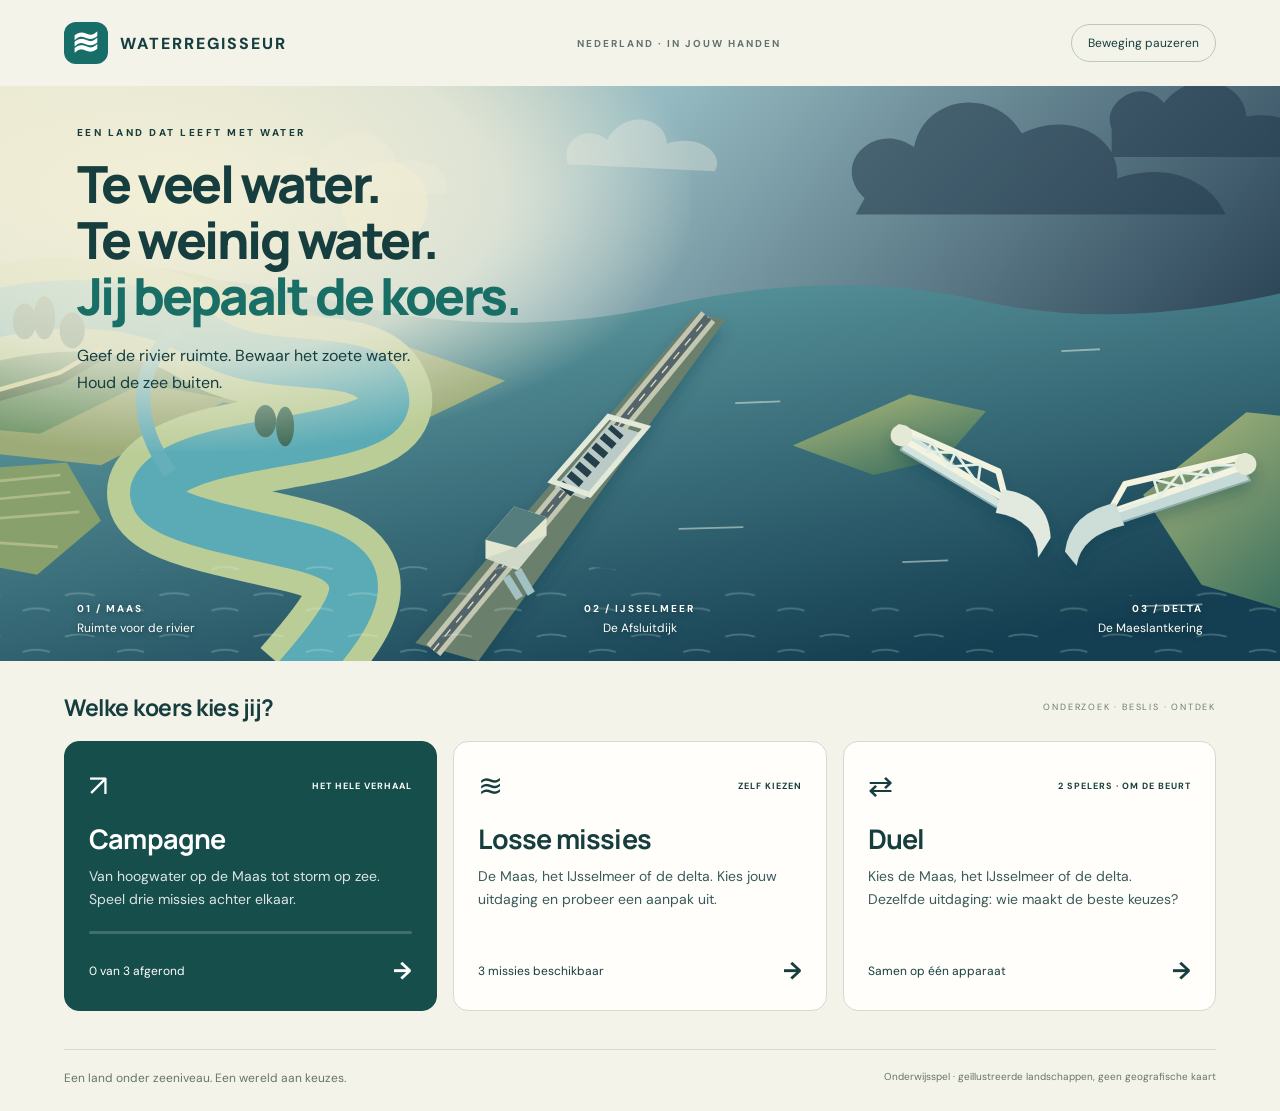
<file: website/index.html>
<!doctype html><html lang="nl"><head><meta charset="utf-8"><meta name="viewport" content="width=device-width,initial-scale=1"><title>Waterregisseur — Jij bepaalt de koers</title><meta name="description" content="Geef de Maas ruimte, beheer het IJsselmeer en bescherm de delta. Kies campagne, losse missies of een duel."><link rel="stylesheet" href="home.css"><script src="home.js" defer></script></head><body>
<header class="home-header"><a class="brand" href="./" aria-label="Waterregisseur hoofdmenu"><span class="logo">≋</span> WATERREGISSEUR</a><span class="edition">NEDERLAND · IN JOUW HANDEN</span><button id="motion" aria-pressed="false">Beweging pauzeren</button></header>
<main><section class="hero" aria-labelledby="title"><div class="hero-copy"><p class="eyebrow">EEN LAND DAT LEEFT MET WATER</p><h1 id="title">Te veel water.<br>Te weinig water.<br><em>Jij bepaalt de koers.</em></h1><p class="intro">Geef de rivier ruimte. Bewaar het zoete water.<br>Houd de zee buiten.</p></div>
<div class="landscape" role="img" aria-label="Geïllustreerd waterlandschap: Maas met uiterwaarden en nevengeul, Afsluitdijk met sluizen en pompen, en de twee witte armen van de Maeslantkering. Artistieke compositie, geen geografische kaart.">
<svg viewBox="0 0 1500 640" preserveAspectRatio="xMidYMid slice" aria-hidden="true"><defs><linearGradient id="sky" x2="1" y2=".4"><stop stop-color="#e9e6bc"/><stop offset=".45" stop-color="#96bbc2"/><stop offset="1" stop-color="#263e51"/></linearGradient><linearGradient id="water" x2=".7" y2="1"><stop stop-color="#6eafb2"/><stop offset="1" stop-color="#143e51"/></linearGradient><linearGradient id="land" x2=".7" y2="1"><stop stop-color="#b1bc7d"/><stop offset="1" stop-color="#3f725f"/></linearGradient><pattern id="ripples" width="105" height="46" patternUnits="userSpaceOnUse"><path d="M5 15q15-5 33 0m25 17q15-5 30 0" stroke="#d7f5ec" stroke-opacity=".25" fill="none" stroke-width="2"/></pattern><filter id="shadow"><feDropShadow dx="0" dy="10" stdDeviation="8" flood-color="#0b3444" flood-opacity=".3"/></filter></defs>
<path fill="url(#sky)" d="M0 0h1500v640H0z"/><circle cx="466" cy="132" r="48" fill="#f7e6ac" opacity=".7"/>
<g class="clouds" fill="#f1eee0" opacity=".35"><path d="M350 120c-25-30 15-60 42-35 18-45 76-43 87 0 38-10 62 13 55 35z"/><path d="M670 87c-10-28 23-45 43-27 20-35 65-26 67 4 40-12 65 15 53 31z"/></g><g class="clouds storm-clouds" fill="#22394c" opacity=".55"><path d="M1000 125c-40-38 12-88 55-57 12-59 91-67 120-15 54-27 110 4 106 50 58-20 105 4 121 40H990z"/><path d="M1275 48c-13-30 35-60 58-29 31-40 89-25 92 15 48-7 66 14 75 45h-225z"/></g>
<path d="M0 240Q210 188 400 237T780 244T1130 239T1500 222V640H0Z" fill="url(#water)"/>
<path d="M0 220Q170 170 320 230L600 328 484 384 286 352 150 422 0 406Z" fill="#9cab77"/>
<path d="M0 302L170 245 354 290 437 341 321 354 196 331 82 387 0 380Z" fill="#6f9569"/>
<path d="M-30 270C90 230 194 235 266 281S446 289 465 343 288 389 227 431 275 489 370 512 438 579 367 660" fill="none" stroke="#bbcd97" stroke-width="105"/>
<path d="M-30 270C90 230 194 235 266 281S446 289 465 343 288 389 227 431 275 489 370 512 438 579 367 660" fill="none" stroke="#5aabb5" stroke-width="54"/>
<path d="M236 270C182 318 189 377 227 431" fill="none" stroke="#66afba" stroke-width="16"/>
<path d="M0 427L112 419 150 484 79 544 0 529Z" fill="#88a16c"/><path d="M0 443L105 433M0 463L116 452M0 484L126 474M0 506L102 513" stroke="#c6cd9c" stroke-width="3" opacity=".6"/>
<path d="M12 351L104 325 151 298" stroke="#56734e" stroke-width="13" fill="none"/><path d="M12 345L104 319 151 292" stroke="#d7d3a0" stroke-width="5" fill="none"/>
<g fill="#3b6956"><ellipse cx="65" cy="262" rx="13" ry="20"/><ellipse cx="87" cy="258" rx="12" ry="24"/><ellipse cx="118" cy="272" rx="14" ry="20"/><ellipse cx="333" cy="373" rx="12" ry="18"/><ellipse cx="355" cy="379" rx="10" ry="22"/></g>
<g filter="url(#shadow)"><path d="M500 620L812 254 845 260 570 640Z" fill="#6b806c"/><path d="M520 628L826 257" stroke="#c4c7b0" stroke-width="20"/><path d="M520 628L826 257" stroke="#53656a" stroke-width="9"/><path d="M520 628L826 257" stroke="#e3d9b7" stroke-width="1.5" stroke-dasharray="10 10"/>
<path d="M655 447L717 376 750 386 688 460Z" fill="#bacbc7"/><path d="M666 451L725 383" stroke="#263f4b" stroke-width="18" stroke-dasharray="8 6"/><path d="M652 440L715 368 757 380 694 455Z" fill="none" stroke="#e3e9d8" stroke-width="6"/>
<path d="M578 526L611 487 646 500 614 539Z" fill="#d0d8c7"/><path d="M578 526V505L610 468 646 480V500" fill="#e3e6ce"/><path d="M578 505L612 514 646 480 610 468Z" fill="#557d7d"/><path d="M614 539L629 565m-28-19 15 24" stroke="#a1c1c2" stroke-width="9"/>
</g>
<path d="M920 400L1050 343 1135 362 1090 414 1010 433Z" fill="url(#land)"/><path d="M1310 455L1425 363 1500 371V593L1375 555Z" fill="url(#land)"/>
<g filter="url(#shadow)" stroke-linejoin="round"><path d="M1050 384L1154 463 1160 477 1040 405Z" fill="#d4e4df" stroke="#91aeb1" stroke-width="2"/><path d="M1418 419L1272 476 1266 492 1429 439Z" fill="#c5d9d7" stroke="#8faeae" stroke-width="2"/>
<path d="M1039 380L1149 429 1157 460 1039 391Z" fill="none" stroke="#f4f3df" stroke-width="7"/><path d="M1045 388L1075 397 1069 407 1101 408 1094 424 1129 421 1126 443 1157 460M1075 397L1094 424M1101 408L1126 443" fill="none" stroke="#e4efe5" stroke-width="3"/>
<path d="M1424 412L1290 443 1272 475 1424 423Z" fill="none" stroke="#f4f3df" stroke-width="7"/><path d="M1415 422L1382 422 1387 434 1351 430 1358 447 1322 438 1328 458 1272 475M1382 422L1358 447M1351 430L1328 458" fill="none" stroke="#e4efe5" stroke-width="3"/>
<path d="M1153 449Q1205 455 1207 503L1193 525Q1194 483 1146 475Z" fill="#e2eae0"/><path d="M1279 464Q1229 474 1223 518L1236 534Q1241 500 1289 489Z" fill="#cdded9"/>
<circle cx="1041" cy="389" r="12" fill="#e4e9d6"/><circle cx="1424" cy="421" r="12" fill="#e4e9d6"/>
</g>
<path class="shimmer" d="M0 560Q500 495 800 550T1500 542V640H0Z" fill="url(#ripples)"/>
<g stroke="#d8e9df" opacity=".55" stroke-width="2" fill="none"><path d="M856 353l50-2m-113 142 72-2m177 39 51-2m216 51 67-2m-157-282 43-2"/></g>
</svg></div>
<div class="place-labels" aria-hidden="true"><span><b>01 / MAAS</b>Ruimte voor de rivier</span><span><b>02 / IJSSELMEER</b>De Afsluitdijk</span><span><b>03 / DELTA</b>De Maeslantkering</span></div></section>
<section class="play-menu" aria-labelledby="choose"><div class="menu-heading"><h2 id="choose">Welke koers kies jij?</h2><span>ONDERZOEK · BESLIS · ONTDEK</span></div><div class="mode-grid">
<a class="mode-card campaign" href="maas.html?menu=campaign"><span class="card-top"><span class="mode-icon">↗</span><span class="tag">HET HELE VERHAAL</span></span><h3>Campagne</h3><p>Van hoogwater op de Maas tot storm op zee. Speel drie missies achter elkaar.</p><div class="progress-track"><i id="progressFill"></i></div><span class="card-bottom"><span id="progressText">0 van 3 afgerond</span><b aria-hidden="true">→</b></span></a>
<a class="mode-card" href="maas.html?menu=missions"><span class="card-top"><span class="mode-icon">≋</span><span class="tag">ZELF KIEZEN</span></span><h3>Losse missies</h3><p>De Maas, het IJsselmeer of de delta. Kies jouw uitdaging en probeer een aanpak uit.</p><span class="card-bottom"><span>3 missies beschikbaar</span><b aria-hidden="true">→</b></span></a>
<a class="mode-card" href="maas.html?menu=duel"><span class="card-top"><span class="mode-icon">⇄</span><span class="tag">2 SPELERS · OM DE BEURT</span></span><h3>Duel</h3><p>Kies de Maas, het IJsselmeer of de delta. Dezelfde uitdaging: wie maakt de beste keuzes?</p><span class="card-bottom"><span>Samen op één apparaat</span><b aria-hidden="true">→</b></span></a>
</div></section></main><footer><span>Een land onder zeeniveau. Een wereld aan keuzes.</span><small>Onderwijsspel · geïllustreerde landschappen, geen geografische kaart</small></footer></body></html>
</file>
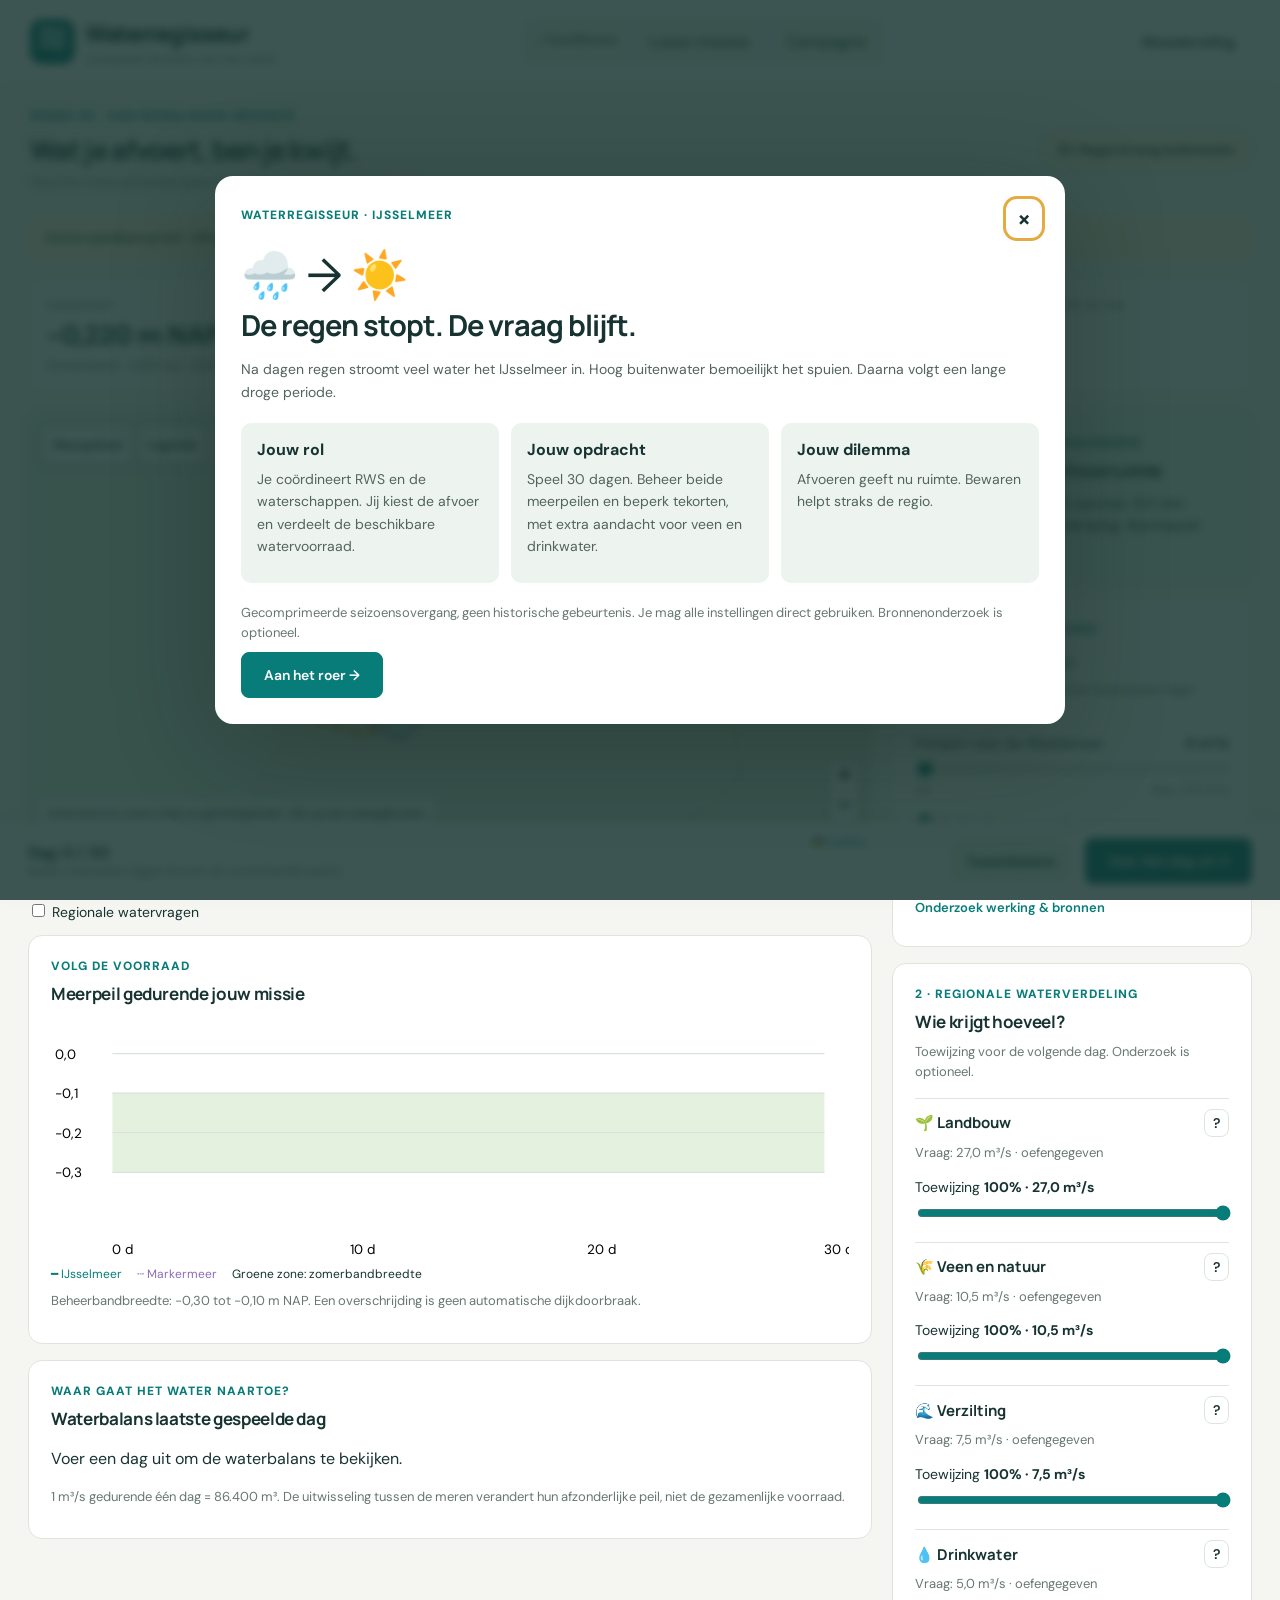
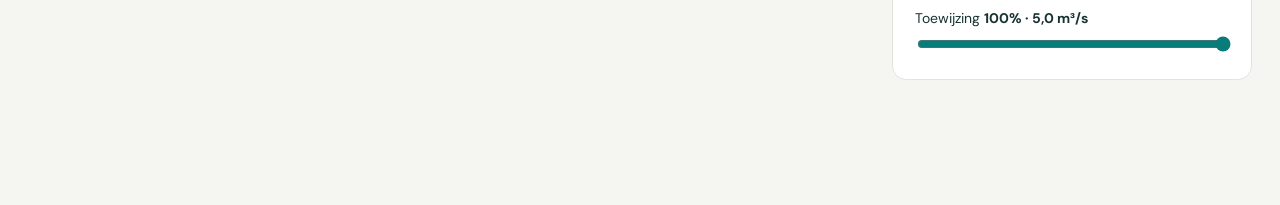
<file: website/ijsselmeer.html>
<!doctype html><html lang="nl"><head><meta charset="utf-8"><meta name="viewport" content="width=device-width,initial-scale=1"><title>Waterregisseur — IJsselmeermissie</title><meta name="description" content="Verdeel zoetwater, beheer het meerpeil en doorsta een droge zomer."><link rel="stylesheet" href="vendor/leaflet.css"><link rel="stylesheet" href="style.css"><link rel="stylesheet" href="ijsselmeer.css"></head><body>
<header><a class="brand" href="./"><span class="logo">≋</span><span>Waterregisseur<small>Jij bepaalt de koers van het water.</small></span></a><nav aria-label="Spelvorm"><a class="home-link" href="./">⌂ Hoofdmenu</a><a href="maas.html?menu=missions">Losse missies</a><a id="campaignNav" href="maas.html?menu=campaign">Campagne</a></nav><button id="brief">Missiebriefing</button></header>
<div class="missionbar"><div><span class="eyebrow">MISSIE 02 · VAN REGEN NAAR DROOGTE</span><h1>Wat je afvoert, ben je kwijt.</h1><p>Houd het meerpeil beheersbaar én help de regio door de droge zomer.</p></div><span class="pill" id="phase"></span></div>
<div class="notice">Eerste speelbare proef · officiële peilbandbreedte en maximale pompcapaciteit · weer, debieten en regionale vragen zijn herkenbaar gelabelde oefengegevens.</div>
<section class="ij-stats" id="stats" aria-live="polite"></section>
<main class="ij-layout"><section class="ij-main"><div class="mapwrap"><div id="map" aria-label="Kaart van het IJsselmeergebied"></div><div class="mapbuttons"><button id="extent">Meergebied</button><button id="legend">Legenda</button><button id="reset">↻ Nieuw spel</button></div><div id="layerError" role="status" hidden></div><div class="mapcaption">Schematische waterroutes en gebiedsgrenzen · klik op een watergebruiker</div></div><div class="ij-layers"><label><input id="clean" type="checkbox" checked> Schone waterkaart</label><label><input id="standard" type="checkbox"> Standaardkaart</label><label><input id="relief" type="checkbox"> Reliëfkaart (AHN)</label><label><input id="landuse" type="checkbox"> Landgebruikkaart (LGN2025)</label><label><input id="nature" type="checkbox"> Regionale watervragen</label></div>
<section class="ij-card"><span class="eyebrow">VOLG DE VOORRAAD</span><h2>Meerpeil gedurende jouw missie</h2><div id="chart"></div><div class="ij-key"><span>━ IJsselmeer</span><span>┄ Markermeer</span><span>Groene zone: zomerbandbreedte</span></div><p class="small">Beheerbandbreedte: −0,30 tot −0,10 m NAP. Een overschrijding is geen automatische dijkdoorbraak.</p></section>
<section class="ij-card"><span class="eyebrow">WAAR GAAT HET WATER NAARTOE?</span><h2>Waterbalans laatste gespeelde dag</h2><div id="balance"></div><p class="small">1 m³/s gedurende één dag = 86.400 m³. De uitwisseling tussen de meren verandert hun afzonderlijke peil, niet de gezamenlijke voorraad.</p></section>
</section><aside class="ij-side"><section class="ij-card forecast"><span class="eyebrow">VERWACHTING · OEFENSCENARIO</span><h2 id="forecastTitle"></h2><p id="forecast"></p></section>
<section class="ij-card"><span class="eyebrow">1 · AFVOER EN VERBINDING</span><label class="switch"><input id="spui" type="checkbox" checked> Spuien zodra het kan</label><p class="small">De sluis voert alleen af als het buitenwater lager staat.</p><label for="pump">Pompen naar de Waddenzee <strong id="pumpValue">0 m³/s</strong></label><input id="pump" type="range" min="0" max="275" step="25" value="0"><div class="range-labels"><span>Uit</span><span>Max. 275 m³/s</span></div><label class="switch"><input id="link" type="checkbox" checked> Verbinding tussen de meren open</label><p class="small">Het peilverschil bepaalt de stroomrichting. De verbinding maakt geen nieuw water.</p><button class="textbtn" id="research">Onderzoek werking & bronnen</button></section>
<section class="ij-card"><span class="eyebrow">2 · REGIONALE WATERVERDELING</span><h2>Wie krijgt hoeveel?</h2><p class="small">Toewijzing voor de volgende dag. Onderzoek is optioneel.</p><div id="requests"></div></section></aside></main>
<footer class="ij-footer"><div><strong id="day"></strong><small id="status"></small></div><button id="report" class="secondary">Tussenbalans</button><button id="next" class="primary">Voer één dag uit →</button></footer>
<dialog id="ijDialog"><div class="dialoghead"><span class="eyebrow">WATERREGISSEUR · IJSSELMEER</span><button id="close" aria-label="Sluiten">×</button></div><div id="body"></div></dialog>
<script src="vendor/leaflet.js"></script><script src="ijsselmeer-model.js"></script><script src="duel.js"></script><script src="ijsselmeer.js"></script></body></html>
</file>
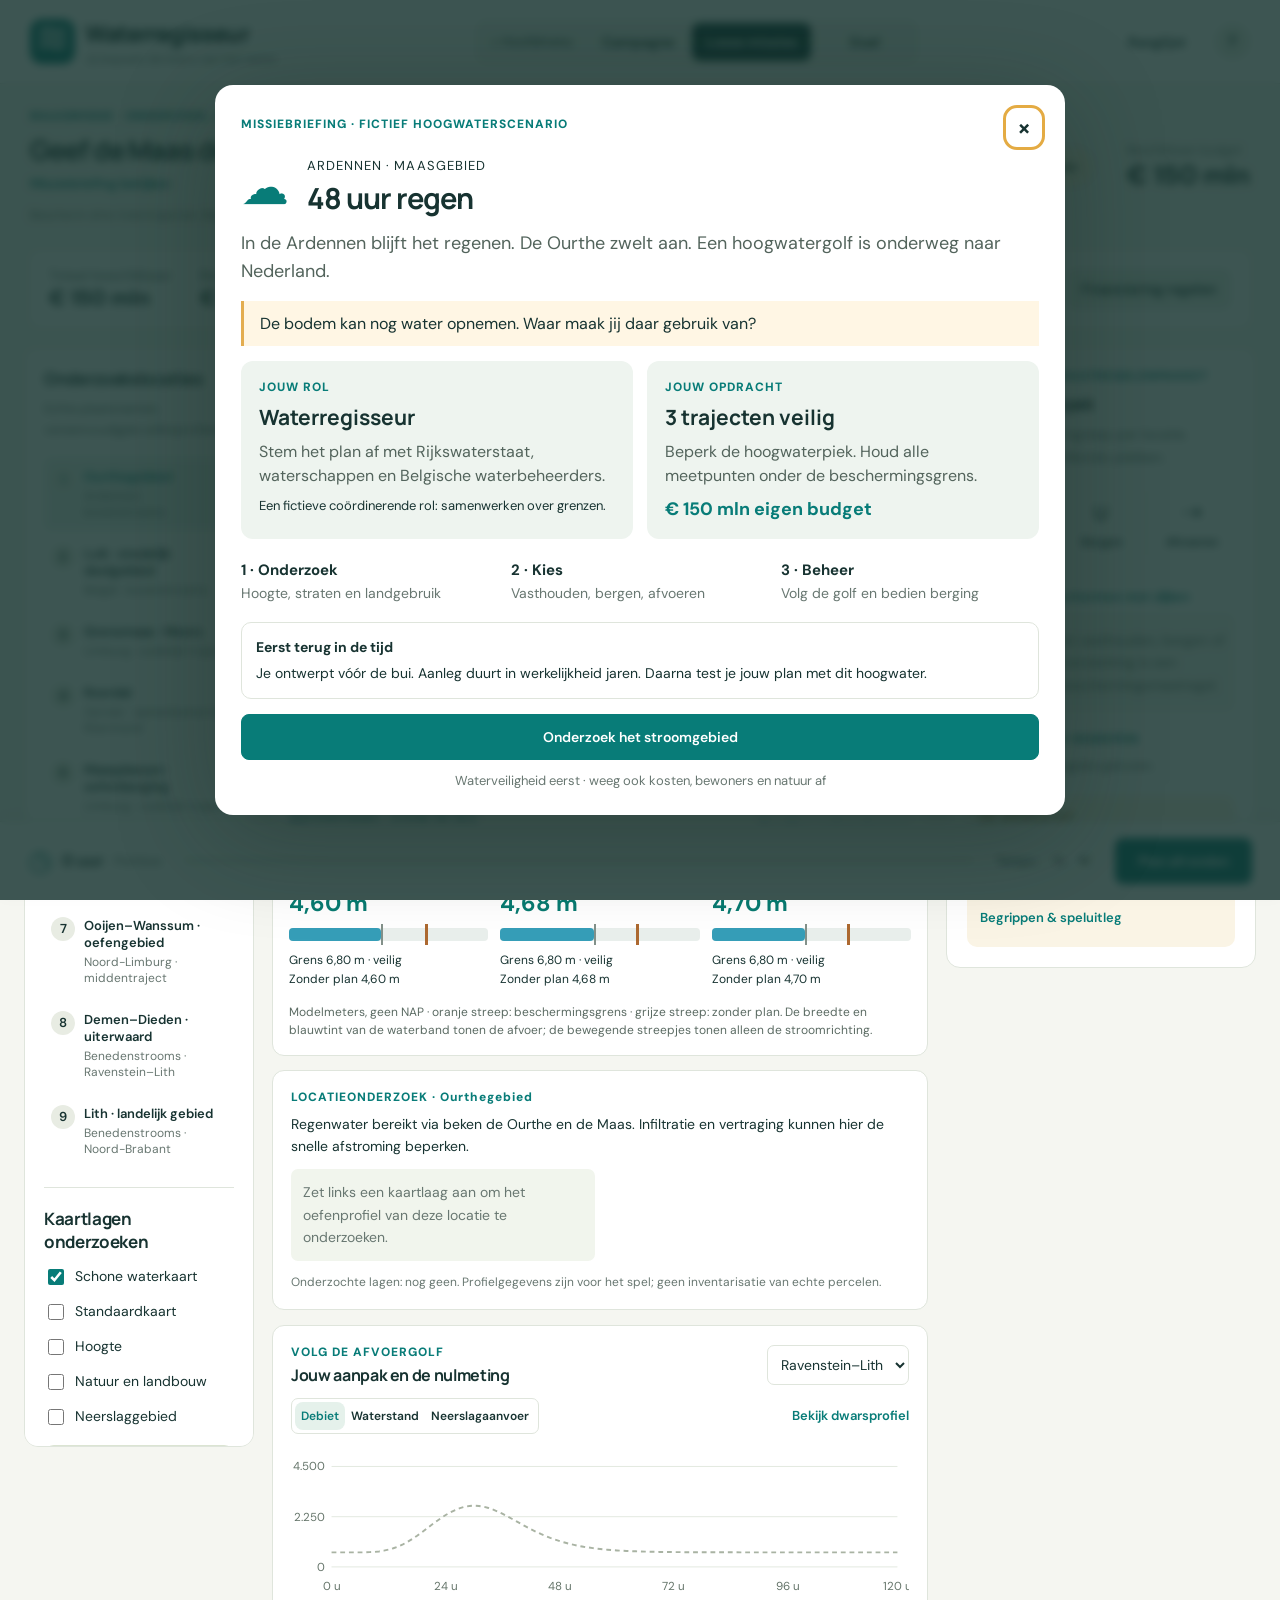
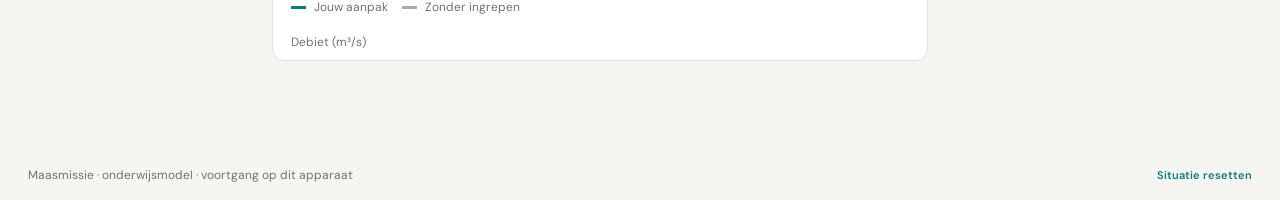
<file: website/maas.html>
<!doctype html><html lang="nl"><head><meta charset="utf-8"><meta name="viewport" content="width=device-width, initial-scale=1"><meta name="description" content="Beheer de Maas. Kies maatregelen, vang een hoogwatergolf op en ontdek de gevolgen. Een aardrijkskundespel voor de vwo-bovenbouw."><title>Waterregisseur — Hoogwater op de Maas</title><link rel="icon" href="data:image/svg+xml,%3Csvg xmlns='http://www.w3.org/2000/svg' viewBox='0 0 40 40'%3E%3Crect width='40' height='40' rx='10' fill='%230d736f'/%3E%3Cpath d='M6 13q7-6 14 0t14 0M6 22q7-6 14 0t14 0M6 31q7-6 14 0t14 0' stroke='white' stroke-width='3' fill='none'/%3E%3C/svg%3E"><link rel="stylesheet" href="vendor/leaflet.css"><link rel="stylesheet" href="style.css"></head><body>
<header><a class="brand" href="./"><span class="logo">≋</span><span>Waterregisseur<small>Jij bepaalt de koers van het water.</small></span></a><nav aria-label="Spelvorm"><a class="home-link" href="./">⌂ Hoofdmenu</a><button data-mode="campaign">Campagne</button><button data-mode="solo" class="active">Losse missies</button><button data-mode="duel">Duel</button></nav><div class="head-actions"><button id="scoresBtn" class="quiet">Ranglijst</button><button id="helpBtn" class="avatar" aria-label="Begrippen en uitleg">?</button></div></header>
<div class="missionbar"><div><span class="eyebrow" id="missionLabel">MAASMISSIE · ONDERZOEK, ONTWERP, BEHEER</span><h1 id="missionTitle">Geef de Maas de ruimte.</h1><button id="briefingBtn" class="textbtn">Missiebriefing bekijken</button><p id="missionIntro">Bescherm drie riviertrajecten. Begin met onderzoek op de kaart.</p></div><div class="missionmeta"><span class="pill" id="phase">01 / Voorbereiden</span><div><small>Beschikbaar budget</small><strong id="budget">€ 150 mln</strong></div></div></div>
<section class="budget-strip" aria-label="Projectbudget"><div id="budgetOverview" aria-live="polite"></div><button id="financeBtn" class="secondary">Financiering regelen</button></section><main class="workspace"><aside class="leftpanel"><h2>Onderzoekslocaties</h2><p class="muted">Echte plaatsnamen, vereenvoudigde oefenprofielen.</p><div id="locations"></div><div class="divider"></div><h2>Kaartlagen onderzoeken</h2><div id="layerControls"></div><div class="weather"><span class="eyebrow">SCENARIO</span><h3 id="scenarioName">Wolkbreuk</h3><p id="weatherText"></p><button id="scenarioBtn" class="textbtn">Losse missies</button></div><button id="sourcesBtn" class="textbtn">Praktijkbronnen & model</button></aside>
<section class="center"><div class="mapwrap"><div id="map" aria-label="Interactieve kaart van het Maasgebied"></div><div class="mapbuttons"><button id="regionBtn">Maasgebied</button><button id="nlBtn">Heel Nederland</button><button id="legendBtn">Legenda</button><button id="effectsBtn">Werking maatregelen</button><button id="refreshBtn" class="refreshbtn">↻ Situatie resetten</button></div><div class="mapcaption">Gebiedscirkels = oefenprofielen, geen perceelgrenzen</div><div id="mapError" hidden>De externe kaartlaag laadt niet. De lokale kaart en oefenprofielen blijven beschikbaar.</div><div class="maplegend" id="mapLegend"></div></div><section id="liveWater" class="live-water" aria-label="Waterstanden op de drie meetpunten"></section>
<section id="siteFacts" class="facts-card"></section>
<section class="chartcard"><div class="charttitle"><div><span class="eyebrow">VOLG DE AFVOERGOLF</span><h2>Jouw aanpak en de nulmeting</h2></div><select id="gaugeSelect" aria-label="Meetpunt"><option value="0">Zuidelijke Maas</option><option value="1">Noord-Limburg</option><option value="2" selected>Ravenstein–Lith</option></select></div><div class="chart-switch"><div class="segmented"><button id="qTab" class="selected">Debiet</button><button id="hTab">Waterstand</button><button id="rainTab">Neerslagaanvoer</button></div><button id="sectionBtn" class="textbtn">Bekijk dwarsprofiel</button></div><div id="chart"></div><div class="chartlegend"><span><i class="teal"></i> Jouw aanpak</span><span><i class="gray"></i> Zonder ingrepen</span><small id="chartunit"></small></div></section></section>
<aside class="rightpanel"><div id="actions"></div><div id="selectedMeasures"></div><section class="insight"><span class="eyebrow">DE OPDRACHT</span><p id="hint">Bekijk de standaardkaart, hoogte en landgebruik. Kies daarna waar je budget het meeste effect heeft.</p><button class="textbtn" id="glossaryBtn">Begrippen & speluitleg</button></section></aside></main>
<footer><div class="clock"><span class="clockicon">◷</span><strong id="clock">0 uur</strong><span id="timeDesc">Planfase</span></div><div class="timeline"><div id="timeProgress"></div></div><div class="speed"><label for="speed">Tempo</label><select id="speed"><option value="1000">1×</option><option value="250">4×</option></select></div><button id="stepBtn" class="secondary" hidden>+1 uur</button><button id="playBtn" class="primary">Plan afronden</button></footer>
<div class="subfooter"><span>Maasmissie · onderwijsmodel · voortgang op dit apparaat</span><button id="resetBtn" class="textbtn">Situatie resetten</button></div><div id="toast" role="status"></div>
<dialog id="dialog"><div class="dialoghead"><span class="eyebrow" id="dialogLabel">WATERREGISSEUR</span><button id="closeDialog" aria-label="Sluiten">×</button></div><div id="dialogBody"></div></dialog>
<script src="vendor/leaflet.js"></script><script src="data.js"></script><script src="finance.js"></script><script src="model.js"></script><script src="animations.js"></script><script src="app.js"></script></body></html>
</file>
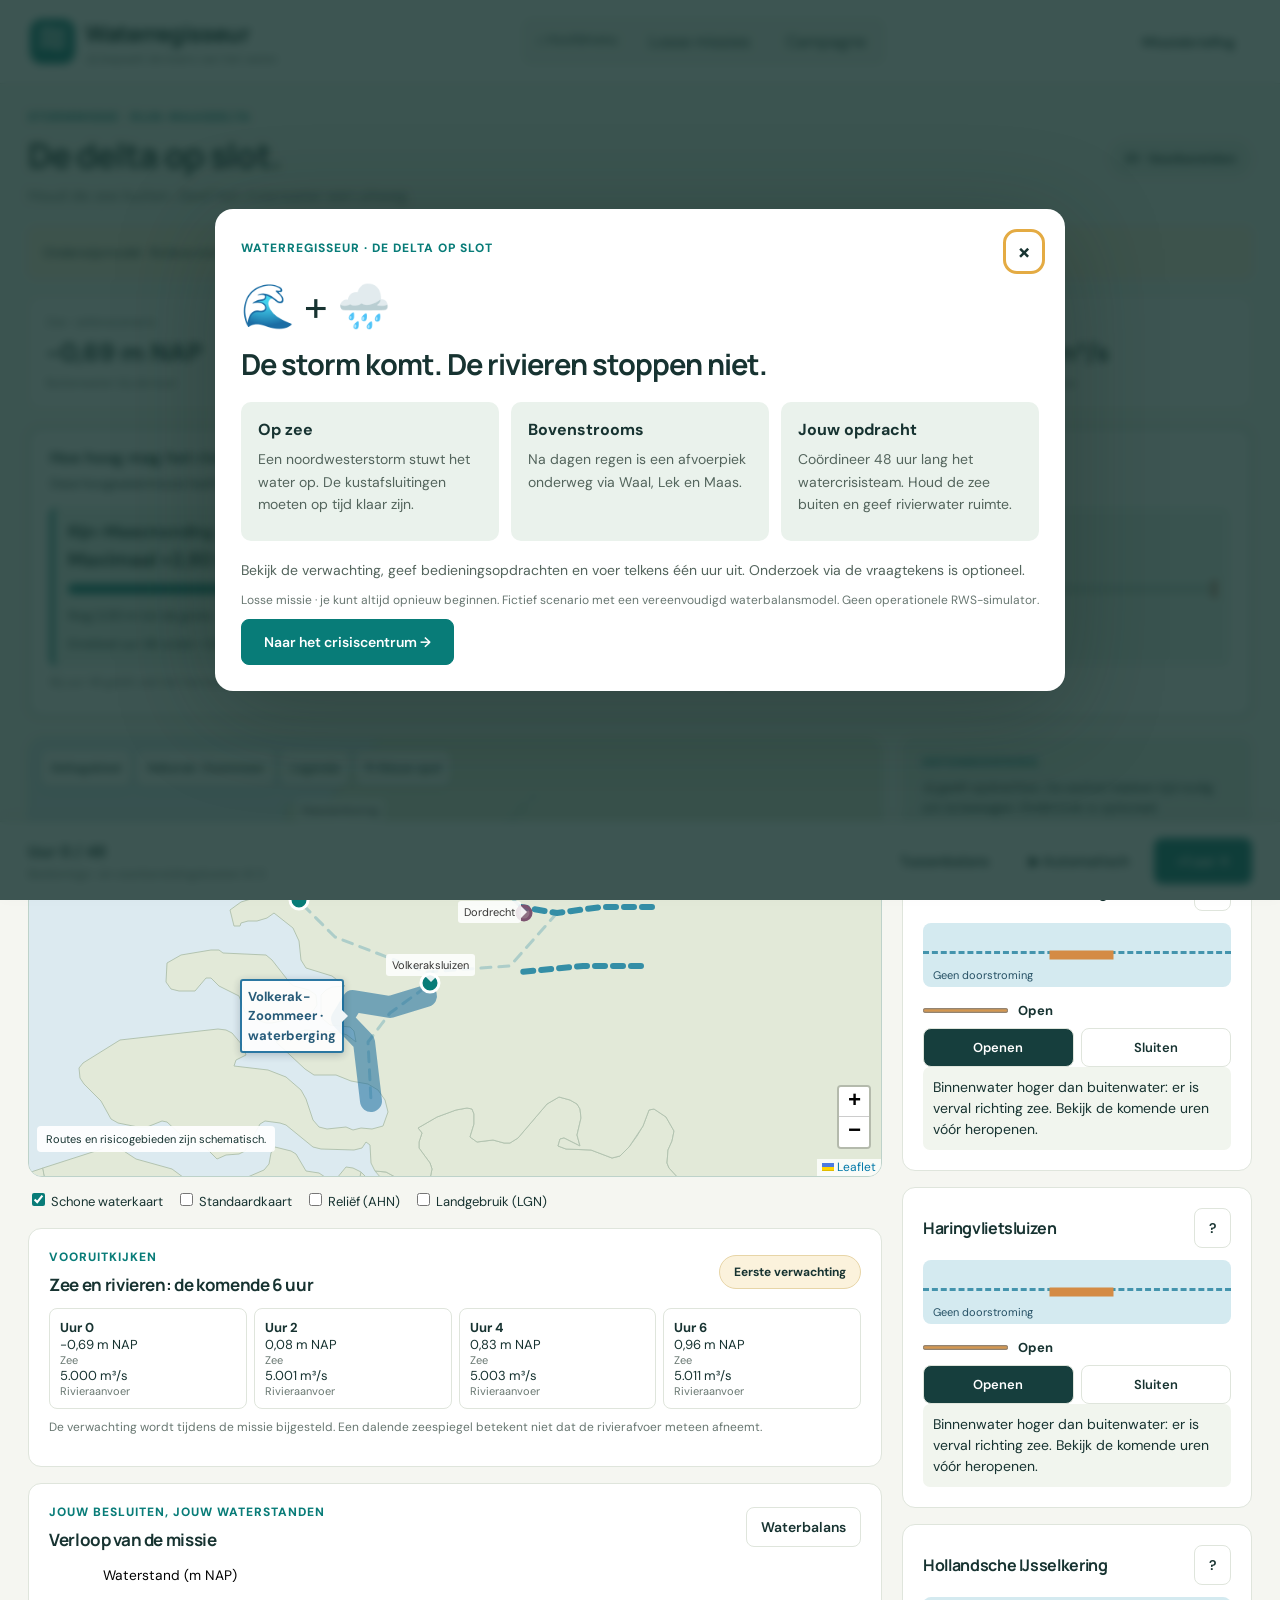
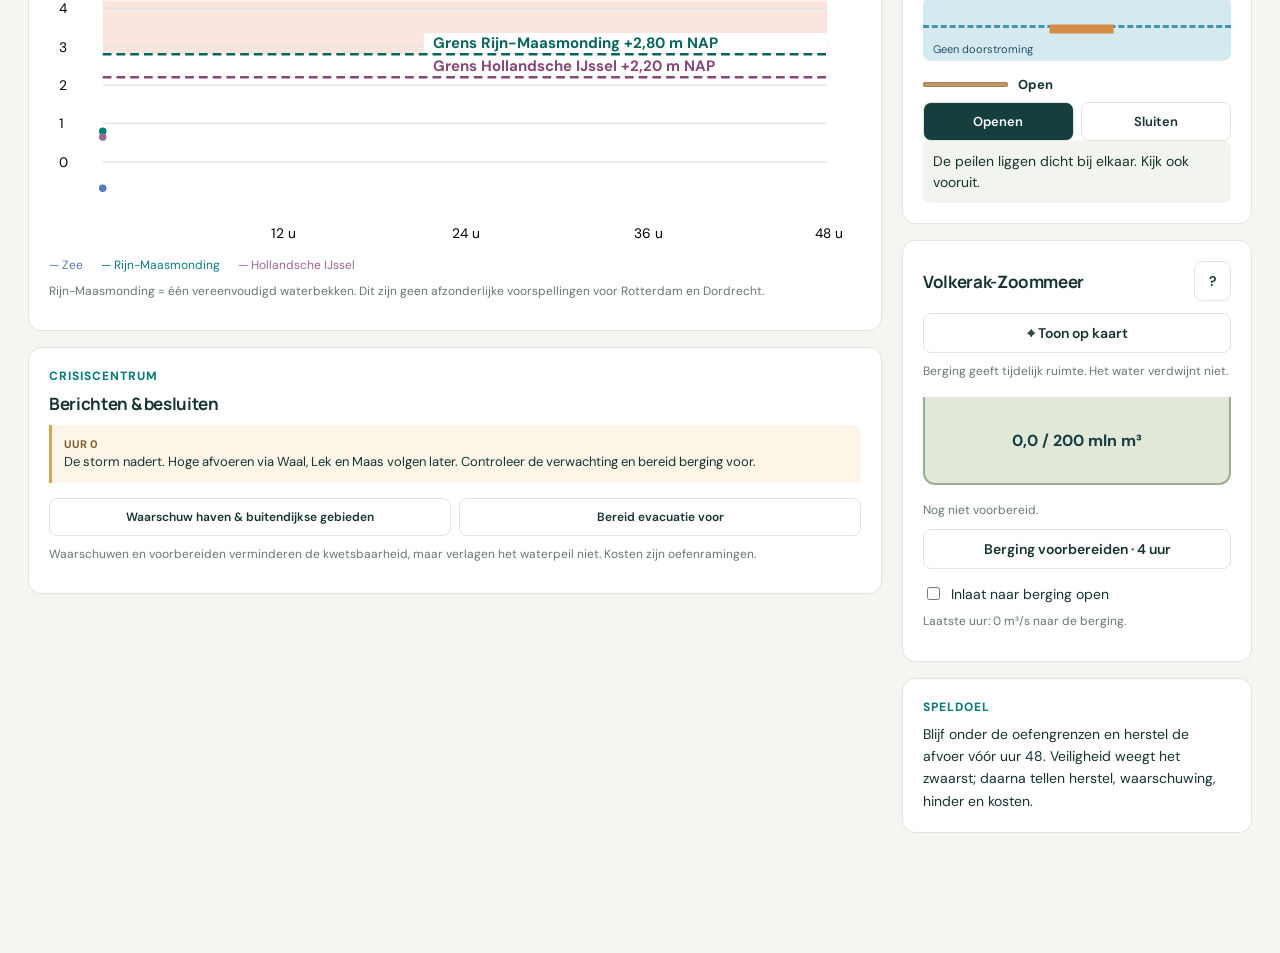
<file: website/storm.html>
<!doctype html><html lang="nl"><head><meta charset="utf-8"><meta name="viewport" content="width=device-width,initial-scale=1"><title>Waterregisseur — De delta op slot</title><meta name="description" content="Bescherm de Rijn-Maasdelta tegen stormvloed én hoge rivierafvoer. Een interactieve onderwijsmissie."><link rel="stylesheet" href="vendor/leaflet.css"><link rel="stylesheet" href="style.css"><link rel="stylesheet" href="storm.css"></head><body>
<header><a class="brand" href="maas.html?menu=missions"><span class="logo">≋</span><span>Waterregisseur<small>Jij bepaalt de koers van het water.</small></span></a><nav aria-label="Spelvorm"><a class="home-link" href="./">⌂ Hoofdmenu</a><a href="maas.html?menu=missions">Losse missies</a><a id="campaignLink" href="maas.html?menu=campaign">Campagne</a></nav><button id="briefBtn">Missiebriefing</button></header>
<section class="storm-title"><div><span class="eyebrow">STORMMISSIE · RIJN-MAASDELTA</span><h1>De delta op slot.</h1><p>Houd de zee buiten. Geef het rivierwater een uitweg.</p></div><div class="storm-phase" id="phase"></div></section>
<div class="model-note">Onderwijsmodel · fictieve storm en afvoerreeks · waterstanden in m NAP · spelgrenzen zijn géén officiële veiligheidsnormen. <button id="sourcesBtn" class="textbtn">Bronnen & aannamen</button></div>
<section class="storm-stats" id="stats" aria-live="polite"></section>
<section class="peil-guide" aria-label="Waterstandsdoelen"><div><b>Hoe hoog mag het rivierwater komen?</b><p>Deze hoogwatermissie heeft alleen bovengrenzen, geen ondergrens. Blijf de hele missie onder de oefengrens. De zee heeft geen spelgrens.</p></div><div id="peilMargins" aria-live="polite"></div><p class="small">Bij uur 48 geldt ook het hersteldoel: Rijn-Maasmonding onder +1,60 m NAP en Hollandsche IJssel onder +1,50 m NAP. Alle grenzen zijn oefenwaarden.</p></section><main class="storm-layout"><section class="storm-main"><section class="storm-map"><div id="map" aria-label="Kaart Rijn-Maasdelta"></div><div class="maptools"><button id="extent">Deltagebied</button><button id="locateStorage">Volkerak-Zoommeer</button><button id="legend">Legenda</button><button id="reset">↻ Nieuw spel</button></div><div class="map-note">Routes en risicogebieden zijn schematisch.</div><div id="tileError" hidden role="status">Deze kaartlaag laadt niet volledig. De schone kaart blijft beschikbaar.</div></section><div class="storm-layers" aria-label="Kaartlagen"><label><input type="checkbox" id="clean" checked> Schone waterkaart</label><label><input type="checkbox" id="standard"> Standaardkaart</label><label><input type="checkbox" id="relief"> Reliëf (AHN)</label><label><input type="checkbox" id="landuse"> Landgebruik (LGN)</label></div>
<section class="storm-card"><div class="card-head"><div><span class="eyebrow">VOORUITKIJKEN</span><h2>Zee en rivieren: de komende 6 uur</h2></div><span class="pill" id="forecastBadge">Verwachting</span></div><div id="forecast"></div><p class="small">De verwachting wordt tijdens de missie bijgesteld. Een dalende zeespiegel betekent niet dat de rivierafvoer meteen afneemt.</p></section>
<section class="storm-card"><div class="card-head"><div><span class="eyebrow">JOUW BESLUITEN, JOUW WATERSTANDEN</span><h2>Verloop van de missie</h2></div><button id="balanceBtn">Waterbalans</button></div><div id="chart"></div><div class="chart-key"><span class="sea-key">— Zee</span><span class="delta-key">— Rijn-Maasmonding</span><span class="ijssel-key">— Hollandsche IJssel</span></div><p class="small">Rijn-Maasmonding = één vereenvoudigd waterbekken. Dit zijn geen afzonderlijke voorspellingen voor Rotterdam en Dordrecht.</p></section>
<section class="storm-card"><span class="eyebrow">CRISISCENTRUM</span><h2>Berichten & besluiten</h2><div id="messages" aria-live="polite"></div><div class="emergency"><button id="warning">Waarschuw haven & buitendijkse gebieden</button><button id="evac">Bereid evacuatie voor</button></div><p class="small">Waarschuwen en voorbereiden verminderen de kwetsbaarheid, maar verlagen het waterpeil niet. Kosten zijn oefenramingen.</p></section></section>
<aside class="storm-side"><div class="operating-note"><span class="eyebrow">OEFENBEDIENING</span><p>Jij geeft opdrachten. De werken hebben tijd nodig om te bewegen. Onderzoek is optioneel.</p></div><div id="controls"></div><section class="storm-card storage-card"><div class="card-head"><h2>Volkerak-Zoommeer</h2><button id="storageInfo" aria-label="Onderzoek waterberging">?</button></div><button id="showStorage">⌖ Toon op kaart</button><p class="small">Berging geeft tijdelijk ruimte. Het water verdwijnt niet.</p><div class="basin"><div id="basinWater"></div><span id="storageText"></span></div><div id="prepareStatus" class="small"></div><button id="prepare">Berging voorbereiden · 4 uur</button><label class="store-control"><input type="checkbox" id="storageOn"> Inlaat naar berging open</label><p id="storageHint" class="small"></p></section><section class="storm-card"><span class="eyebrow">SPELDOEL</span><p>Blijf onder de oefengrenzen en herstel de afvoer vóór uur 48. Veiligheid weegt het zwaarst; daarna tellen herstel, waarschuwing, hinder en kosten.</p></section></aside></main>
<footer class="storm-footer"><div><strong id="clock">Uur 0 / 48</strong><small id="status"></small></div><button id="reportBtn">Tussenbalans</button><button id="autoBtn">▶ Automatisch</button><button class="primary" id="stepBtn">+1 uur →</button></footer>
<dialog id="stormDialog"><div class="dialoghead"><span class="eyebrow">WATERREGISSEUR · DE DELTA OP SLOT</span><button id="closeDialog" aria-label="Sluiten">×</button></div><div id="dialogContent"></div></dialog>
<script src="vendor/leaflet.js"></script><script src="storm-model.js"></script><script src="duel.js"></script><script src="storm.js"></script></body></html>
</file>
<file: website/home.css>
@import url('https://fonts.googleapis.com/css2?family=DM+Sans:wght@400;500;600;700&family=Manrope:wght@400;600;700;800&display=swap');
:root{color-scheme:light;--ink:#173e3f;--paper:#f4f3e9}*{box-sizing:border-box}body{margin:0;background:var(--paper);color:var(--ink);font-family:'DM Sans',Arial,sans-serif}a{color:inherit}.home-header{display:flex;align-items:center;justify-content:space-between;gap:18px;padding:22px 5vw;background:#f4f3e9;position:relative;z-index:2}.brand{display:flex;align-items:center;gap:12px;font-size:16px;letter-spacing:2px;text-decoration:none;font-weight:800}.logo{background:#176e68;border-radius:12px;color:#fff;font-size:34px;line-height:42px;text-align:center;width:44px}.edition{font-size:10px;letter-spacing:2px;font-weight:700;color:#61736c}button{border:1px solid #bac8be;border-radius:30px;background:transparent;color:var(--ink);padding:10px 16px;font:inherit;font-size:12px;cursor:pointer}.hero{position:relative;height:575px;overflow:hidden;background:#96b8bc}.landscape{position:absolute;inset:0}.landscape svg{width:100%;height:100%;display:block}.hero-copy{position:relative;z-index:1;max-width:620px;padding:40px 0 0 6vw;pointer-events:none}.hero-copy:before{content:'';position:absolute;z-index:-1;inset:-25px -70px -55px -40px;background:radial-gradient(ellipse at 30% 35%,#f4f0d8f5 5%,#ecebd9c9 45%,transparent 72%)}.eyebrow{font-size:10px;letter-spacing:2.5px;font-weight:800;margin:0 0 17px}h1{font-family:Manrope,Arial,sans-serif;font-size:clamp(35px,4vw,59px);letter-spacing:-2.5px;font-weight:800;line-height:1.09;margin:0}h1 em{font-style:normal;color:#196f66}.intro{font-size:16px;line-height:1.65;margin-top:20px}.place-labels{position:absolute;bottom:25px;left:6%;right:6%;display:grid;grid-template-columns:repeat(3,1fr);gap:25px;color:#fff;text-shadow:0 1px 6px #143d40}.place-labels span{font-size:12px}.place-labels b{display:block;font-size:10px;letter-spacing:2px;margin-bottom:5px}.place-labels span:nth-child(2){text-align:center}.place-labels span:nth-child(3){text-align:right}.play-menu{max-width:1320px;margin:auto;padding:30px 5vw 38px}.menu-heading{display:flex;justify-content:space-between;align-items:center;gap:12px;margin-bottom:18px}.menu-heading h2{font-family:Manrope,Arial,sans-serif;font-size:23px;letter-spacing:-.5px;margin:0}.menu-heading>span{font-size:9px;letter-spacing:1.8px;color:#6e7d72}.mode-grid{display:grid;grid-template-columns:repeat(3,1fr);gap:16px}.mode-card{text-decoration:none;border:1px solid #d2dbcd;border-radius:15px;background:#fffefa;padding:24px;display:flex;flex-direction:column;min-height:270px;transition:transform .2s,box-shadow .2s}.mode-card:hover{transform:translateY(-4px);box-shadow:0 12px 30px #153f4018}.mode-card.campaign{background:#154e4b;color:#fff;border-color:#154e4b}.card-top{display:flex;justify-content:space-between;align-items:center;gap:10px}.mode-icon{font-size:30px}.tag{font-size:9px;letter-spacing:1px;font-weight:700}.mode-card h3{font-family:Manrope,Arial,sans-serif;font-size:27px;letter-spacing:-.8px;margin:15px 0 8px}.mode-card p{font-size:14px;line-height:1.65;margin:0 0 20px;opacity:.85}.card-bottom{display:flex;justify-content:space-between;align-items:center;font-size:12px;margin-top:auto}.card-bottom b{font-size:24px}.progress-track{height:3px;background:#ffffff30;margin:0 0 12px;border-radius:3px}.progress-track i{display:block;width:0;height:100%;background:#b9d8aa}.clouds{animation:cloud-drift 18s ease-in-out infinite alternate}.storm-clouds{animation-duration:24s}.shimmer{animation:water-drift 7s ease-in-out infinite alternate}@keyframes cloud-drift{to{transform:translateX(18px)}}@keyframes water-drift{to{transform:translateX(14px)}}.motion-paused *{animation-play-state:paused!important}footer{display:flex;justify-content:space-between;gap:18px;margin:0 5vw;padding:20px 0 25px;border-top:1px solid #d7dece;color:#64766b;font-size:12px}footer small{font-size:10px}a:focus-visible,button:focus-visible{outline:3px solid #cb893a;outline-offset:5px}@media(min-width:1500px){.hero{height:630px}}@media(max-width:800px){.edition{display:none}.home-header{padding:16px 5vw}.brand{font-size:12px;letter-spacing:1px}.hero{height:570px}.landscape svg{width:150%;max-width:none;margin-left:-25%}.hero-copy{padding-top:30px}.hero-copy:before{inset:-40px -10px -30px -40px}h1{font-size:43px;letter-spacing:-1.8px}.hero-copy{max-width:480px}.intro{font-size:14px}.mode-grid{grid-template-columns:1fr}.mode-card{min-height:225px}.menu-heading>span{display:none}.place-labels{gap:12px}.place-labels span{font-size:10px}.place-labels b{font-size:9px}.play-menu{padding-top:25px}footer{flex-direction:column}.mode-card h3{font-size:25px}}@media(prefers-reduced-motion:reduce){*{animation:none!important;transition:none!important}}
</file>
<file: website/vendor/leaflet.css>
/* required styles */

.leaflet-pane,
.leaflet-tile,
.leaflet-marker-icon,
.leaflet-marker-shadow,
.leaflet-tile-container,
.leaflet-pane > svg,
.leaflet-pane > canvas,
.leaflet-zoom-box,
.leaflet-image-layer,
.leaflet-layer {
	position: absolute;
	left: 0;
	top: 0;
	}
.leaflet-container {
	overflow: hidden;
	}
.leaflet-tile,
.leaflet-marker-icon,
.leaflet-marker-shadow {
	-webkit-user-select: none;
	   -moz-user-select: none;
	        user-select: none;
	  -webkit-user-drag: none;
	}
/* Prevents IE11 from highlighting tiles in blue */
.leaflet-tile::selection {
	background: transparent;
}
/* Safari renders non-retina tile on retina better with this, but Chrome is worse */
.leaflet-safari .leaflet-tile {
	image-rendering: -webkit-optimize-contrast;
	}
/* hack that prevents hw layers "stretching" when loading new tiles */
.leaflet-safari .leaflet-tile-container {
	width: 1600px;
	height: 1600px;
	-webkit-transform-origin: 0 0;
	}
.leaflet-marker-icon,
.leaflet-marker-shadow {
	display: block;
	}
/* .leaflet-container svg: reset svg max-width decleration shipped in Joomla! (joomla.org) 3.x */
/* .leaflet-container img: map is broken in FF if you have max-width: 100% on tiles */
.leaflet-container .leaflet-overlay-pane svg {
	max-width: none !important;
	max-height: none !important;
	}
.leaflet-container .leaflet-marker-pane img,
.leaflet-container .leaflet-shadow-pane img,
.leaflet-container .leaflet-tile-pane img,
.leaflet-container img.leaflet-image-layer,
.leaflet-container .leaflet-tile {
	max-width: none !important;
	max-height: none !important;
	width: auto;
	padding: 0;
	}

.leaflet-container img.leaflet-tile {
	/* See: https://bugs.chromium.org/p/chromium/issues/detail?id=600120 */
	mix-blend-mode: plus-lighter;
}

.leaflet-container.leaflet-touch-zoom {
	-ms-touch-action: pan-x pan-y;
	touch-action: pan-x pan-y;
	}
.leaflet-container.leaflet-touch-drag {
	-ms-touch-action: pinch-zoom;
	/* Fallback for FF which doesn't support pinch-zoom */
	touch-action: none;
	touch-action: pinch-zoom;
}
.leaflet-container.leaflet-touch-drag.leaflet-touch-zoom {
	-ms-touch-action: none;
	touch-action: none;
}
.leaflet-container {
	-webkit-tap-highlight-color: transparent;
}
.leaflet-container a {
	-webkit-tap-highlight-color: rgba(51, 181, 229, 0.4);
}
.leaflet-tile {
	filter: inherit;
	visibility: hidden;
	}
.leaflet-tile-loaded {
	visibility: inherit;
	}
.leaflet-zoom-box {
	width: 0;
	height: 0;
	-moz-box-sizing: border-box;
	     box-sizing: border-box;
	z-index: 800;
	}
/* workaround for https://bugzilla.mozilla.org/show_bug.cgi?id=888319 */
.leaflet-overlay-pane svg {
	-moz-user-select: none;
	}

.leaflet-pane         { z-index: 400; }

.leaflet-tile-pane    { z-index: 200; }
.leaflet-overlay-pane { z-index: 400; }
.leaflet-shadow-pane  { z-index: 500; }
.leaflet-marker-pane  { z-index: 600; }
.leaflet-tooltip-pane   { z-index: 650; }
.leaflet-popup-pane   { z-index: 700; }

.leaflet-map-pane canvas { z-index: 100; }
.leaflet-map-pane svg    { z-index: 200; }

.leaflet-vml-shape {
	width: 1px;
	height: 1px;
	}
.lvml {
	behavior: url(#default#VML);
	display: inline-block;
	position: absolute;
	}


/* control positioning */

.leaflet-control {
	position: relative;
	z-index: 800;
	pointer-events: visiblePainted; /* IE 9-10 doesn't have auto */
	pointer-events: auto;
	}
.leaflet-top,
.leaflet-bottom {
	position: absolute;
	z-index: 1000;
	pointer-events: none;
	}
.leaflet-top {
	top: 0;
	}
.leaflet-right {
	right: 0;
	}
.leaflet-bottom {
	bottom: 0;
	}
.leaflet-left {
	left: 0;
	}
.leaflet-control {
	float: left;
	clear: both;
	}
.leaflet-right .leaflet-control {
	float: right;
	}
.leaflet-top .leaflet-control {
	margin-top: 10px;
	}
.leaflet-bottom .leaflet-control {
	margin-bottom: 10px;
	}
.leaflet-left .leaflet-control {
	margin-left: 10px;
	}
.leaflet-right .leaflet-control {
	margin-right: 10px;
	}


/* zoom and fade animations */

.leaflet-fade-anim .leaflet-popup {
	opacity: 0;
	-webkit-transition: opacity 0.2s linear;
	   -moz-transition: opacity 0.2s linear;
	        transition: opacity 0.2s linear;
	}
.leaflet-fade-anim .leaflet-map-pane .leaflet-popup {
	opacity: 1;
	}
.leaflet-zoom-animated {
	-webkit-transform-origin: 0 0;
	    -ms-transform-origin: 0 0;
	        transform-origin: 0 0;
	}
svg.leaflet-zoom-animated {
	will-change: transform;
}

.leaflet-zoom-anim .leaflet-zoom-animated {
	-webkit-transition: -webkit-transform 0.25s cubic-bezier(0,0,0.25,1);
	   -moz-transition:    -moz-transform 0.25s cubic-bezier(0,0,0.25,1);
	        transition:         transform 0.25s cubic-bezier(0,0,0.25,1);
	}
.leaflet-zoom-anim .leaflet-tile,
.leaflet-pan-anim .leaflet-tile {
	-webkit-transition: none;
	   -moz-transition: none;
	        transition: none;
	}

.leaflet-zoom-anim .leaflet-zoom-hide {
	visibility: hidden;
	}


/* cursors */

.leaflet-interactive {
	cursor: pointer;
	}
.leaflet-grab {
	cursor: -webkit-grab;
	cursor:    -moz-grab;
	cursor:         grab;
	}
.leaflet-crosshair,
.leaflet-crosshair .leaflet-interactive {
	cursor: crosshair;
	}
.leaflet-popup-pane,
.leaflet-control {
	cursor: auto;
	}
.leaflet-dragging .leaflet-grab,
.leaflet-dragging .leaflet-grab .leaflet-interactive,
.leaflet-dragging .leaflet-marker-draggable {
	cursor: move;
	cursor: -webkit-grabbing;
	cursor:    -moz-grabbing;
	cursor:         grabbing;
	}

/* marker & overlays interactivity */
.leaflet-marker-icon,
.leaflet-marker-shadow,
.leaflet-image-layer,
.leaflet-pane > svg path,
.leaflet-tile-container {
	pointer-events: none;
	}

.leaflet-marker-icon.leaflet-interactive,
.leaflet-image-layer.leaflet-interactive,
.leaflet-pane > svg path.leaflet-interactive,
svg.leaflet-image-layer.leaflet-interactive path {
	pointer-events: visiblePainted; /* IE 9-10 doesn't have auto */
	pointer-events: auto;
	}

/* visual tweaks */

.leaflet-container {
	background: #ddd;
	outline-offset: 1px;
	}
.leaflet-container a {
	color: #0078A8;
	}
.leaflet-zoom-box {
	border: 2px dotted #38f;
	background: rgba(255,255,255,0.5);
	}


/* general typography */
.leaflet-container {
	font-family: "Helvetica Neue", Arial, Helvetica, sans-serif;
	font-size: 12px;
	font-size: 0.75rem;
	line-height: 1.5;
	}


/* general toolbar styles */

.leaflet-bar {
	box-shadow: 0 1px 5px rgba(0,0,0,0.65);
	border-radius: 4px;
	}
.leaflet-bar a {
	background-color: #fff;
	border-bottom: 1px solid #ccc;
	width: 26px;
	height: 26px;
	line-height: 26px;
	display: block;
	text-align: center;
	text-decoration: none;
	color: black;
	}
.leaflet-bar a,
.leaflet-control-layers-toggle {
	background-position: 50% 50%;
	background-repeat: no-repeat;
	display: block;
	}
.leaflet-bar a:hover,
.leaflet-bar a:focus {
	background-color: #f4f4f4;
	}
.leaflet-bar a:first-child {
	border-top-left-radius: 4px;
	border-top-right-radius: 4px;
	}
.leaflet-bar a:last-child {
	border-bottom-left-radius: 4px;
	border-bottom-right-radius: 4px;
	border-bottom: none;
	}
.leaflet-bar a.leaflet-disabled {
	cursor: default;
	background-color: #f4f4f4;
	color: #bbb;
	}

.leaflet-touch .leaflet-bar a {
	width: 30px;
	height: 30px;
	line-height: 30px;
	}
.leaflet-touch .leaflet-bar a:first-child {
	border-top-left-radius: 2px;
	border-top-right-radius: 2px;
	}
.leaflet-touch .leaflet-bar a:last-child {
	border-bottom-left-radius: 2px;
	border-bottom-right-radius: 2px;
	}

/* zoom control */

.leaflet-control-zoom-in,
.leaflet-control-zoom-out {
	font: bold 18px 'Lucida Console', Monaco, monospace;
	text-indent: 1px;
	}

.leaflet-touch .leaflet-control-zoom-in, .leaflet-touch .leaflet-control-zoom-out  {
	font-size: 22px;
	}


/* layers control */

.leaflet-control-layers {
	box-shadow: 0 1px 5px rgba(0,0,0,0.4);
	background: #fff;
	border-radius: 5px;
	}
.leaflet-control-layers-toggle {
	background-image: url(images/layers.png);
	width: 36px;
	height: 36px;
	}
.leaflet-retina .leaflet-control-layers-toggle {
	background-image: url(images/layers-2x.png);
	background-size: 26px 26px;
	}
.leaflet-touch .leaflet-control-layers-toggle {
	width: 44px;
	height: 44px;
	}
.leaflet-control-layers .leaflet-control-layers-list,
.leaflet-control-layers-expanded .leaflet-control-layers-toggle {
	display: none;
	}
.leaflet-control-layers-expanded .leaflet-control-layers-list {
	display: block;
	position: relative;
	}
.leaflet-control-layers-expanded {
	padding: 6px 10px 6px 6px;
	color: #333;
	background: #fff;
	}
.leaflet-control-layers-scrollbar {
	overflow-y: scroll;
	overflow-x: hidden;
	padding-right: 5px;
	}
.leaflet-control-layers-selector {
	margin-top: 2px;
	position: relative;
	top: 1px;
	}
.leaflet-control-layers label {
	display: block;
	font-size: 13px;
	font-size: 1.08333em;
	}
.leaflet-control-layers-separator {
	height: 0;
	border-top: 1px solid #ddd;
	margin: 5px -10px 5px -6px;
	}

/* Default icon URLs */
.leaflet-default-icon-path { /* used only in path-guessing heuristic, see L.Icon.Default */
	background-image: url(images/marker-icon.png);
	}


/* attribution and scale controls */

.leaflet-container .leaflet-control-attribution {
	background: #fff;
	background: rgba(255, 255, 255, 0.8);
	margin: 0;
	}
.leaflet-control-attribution,
.leaflet-control-scale-line {
	padding: 0 5px;
	color: #333;
	line-height: 1.4;
	}
.leaflet-control-attribution a {
	text-decoration: none;
	}
.leaflet-control-attribution a:hover,
.leaflet-control-attribution a:focus {
	text-decoration: underline;
	}
.leaflet-attribution-flag {
	display: inline !important;
	vertical-align: baseline !important;
	width: 1em;
	height: 0.6669em;
	}
.leaflet-left .leaflet-control-scale {
	margin-left: 5px;
	}
.leaflet-bottom .leaflet-control-scale {
	margin-bottom: 5px;
	}
.leaflet-control-scale-line {
	border: 2px solid #777;
	border-top: none;
	line-height: 1.1;
	padding: 2px 5px 1px;
	white-space: nowrap;
	-moz-box-sizing: border-box;
	     box-sizing: border-box;
	background: rgba(255, 255, 255, 0.8);
	text-shadow: 1px 1px #fff;
	}
.leaflet-control-scale-line:not(:first-child) {
	border-top: 2px solid #777;
	border-bottom: none;
	margin-top: -2px;
	}
.leaflet-control-scale-line:not(:first-child):not(:last-child) {
	border-bottom: 2px solid #777;
	}

.leaflet-touch .leaflet-control-attribution,
.leaflet-touch .leaflet-control-layers,
.leaflet-touch .leaflet-bar {
	box-shadow: none;
	}
.leaflet-touch .leaflet-control-layers,
.leaflet-touch .leaflet-bar {
	border: 2px solid rgba(0,0,0,0.2);
	background-clip: padding-box;
	}


/* popup */

.leaflet-popup {
	position: absolute;
	text-align: center;
	margin-bottom: 20px;
	}
.leaflet-popup-content-wrapper {
	padding: 1px;
	text-align: left;
	border-radius: 12px;
	}
.leaflet-popup-content {
	margin: 13px 24px 13px 20px;
	line-height: 1.3;
	font-size: 13px;
	font-size: 1.08333em;
	min-height: 1px;
	}
.leaflet-popup-content p {
	margin: 17px 0;
	margin: 1.3em 0;
	}
.leaflet-popup-tip-container {
	width: 40px;
	height: 20px;
	position: absolute;
	left: 50%;
	margin-top: -1px;
	margin-left: -20px;
	overflow: hidden;
	pointer-events: none;
	}
.leaflet-popup-tip {
	width: 17px;
	height: 17px;
	padding: 1px;

	margin: -10px auto 0;
	pointer-events: auto;

	-webkit-transform: rotate(45deg);
	   -moz-transform: rotate(45deg);
	    -ms-transform: rotate(45deg);
	        transform: rotate(45deg);
	}
.leaflet-popup-content-wrapper,
.leaflet-popup-tip {
	background: white;
	color: #333;
	box-shadow: 0 3px 14px rgba(0,0,0,0.4);
	}
.leaflet-container a.leaflet-popup-close-button {
	position: absolute;
	top: 0;
	right: 0;
	border: none;
	text-align: center;
	width: 24px;
	height: 24px;
	font: 16px/24px Tahoma, Verdana, sans-serif;
	color: #757575;
	text-decoration: none;
	background: transparent;
	}
.leaflet-container a.leaflet-popup-close-button:hover,
.leaflet-container a.leaflet-popup-close-button:focus {
	color: #585858;
	}
.leaflet-popup-scrolled {
	overflow: auto;
	}

.leaflet-oldie .leaflet-popup-content-wrapper {
	-ms-zoom: 1;
	}
.leaflet-oldie .leaflet-popup-tip {
	width: 24px;
	margin: 0 auto;

	-ms-filter: "progid:DXImageTransform.Microsoft.Matrix(M11=0.70710678, M12=0.70710678, M21=-0.70710678, M22=0.70710678)";
	filter: progid:DXImageTransform.Microsoft.Matrix(M11=0.70710678, M12=0.70710678, M21=-0.70710678, M22=0.70710678);
	}

.leaflet-oldie .leaflet-control-zoom,
.leaflet-oldie .leaflet-control-layers,
.leaflet-oldie .leaflet-popup-content-wrapper,
.leaflet-oldie .leaflet-popup-tip {
	border: 1px solid #999;
	}


/* div icon */

.leaflet-div-icon {
	background: #fff;
	border: 1px solid #666;
	}


/* Tooltip */
/* Base styles for the element that has a tooltip */
.leaflet-tooltip {
	position: absolute;
	padding: 6px;
	background-color: #fff;
	border: 1px solid #fff;
	border-radius: 3px;
	color: #222;
	white-space: nowrap;
	-webkit-user-select: none;
	-moz-user-select: none;
	-ms-user-select: none;
	user-select: none;
	pointer-events: none;
	box-shadow: 0 1px 3px rgba(0,0,0,0.4);
	}
.leaflet-tooltip.leaflet-interactive {
	cursor: pointer;
	pointer-events: auto;
	}
.leaflet-tooltip-top:before,
.leaflet-tooltip-bottom:before,
.leaflet-tooltip-left:before,
.leaflet-tooltip-right:before {
	position: absolute;
	pointer-events: none;
	border: 6px solid transparent;
	background: transparent;
	content: "";
	}

/* Directions */

.leaflet-tooltip-bottom {
	margin-top: 6px;
}
.leaflet-tooltip-top {
	margin-top: -6px;
}
.leaflet-tooltip-bottom:before,
.leaflet-tooltip-top:before {
	left: 50%;
	margin-left: -6px;
	}
.leaflet-tooltip-top:before {
	bottom: 0;
	margin-bottom: -12px;
	border-top-color: #fff;
	}
.leaflet-tooltip-bottom:before {
	top: 0;
	margin-top: -12px;
	margin-left: -6px;
	border-bottom-color: #fff;
	}
.leaflet-tooltip-left {
	margin-left: -6px;
}
.leaflet-tooltip-right {
	margin-left: 6px;
}
.leaflet-tooltip-left:before,
.leaflet-tooltip-right:before {
	top: 50%;
	margin-top: -6px;
	}
.leaflet-tooltip-left:before {
	right: 0;
	margin-right: -12px;
	border-left-color: #fff;
	}
.leaflet-tooltip-right:before {
	left: 0;
	margin-left: -12px;
	border-right-color: #fff;
	}

/* Printing */

@media print {
	/* Prevent printers from removing background-images of controls. */
	.leaflet-control {
		-webkit-print-color-adjust: exact;
		print-color-adjust: exact;
		}
	}
</file>
<file: website/style.css>
@import url('https://fonts.googleapis.com/css2?family=DM+Sans:wght@400;500;600;700&family=Manrope:wght@400;500;600;700;800&display=swap');
:root{--ink:#173331;--muted:#687771;--teal:#087c78;--deep:#113e3b;--paper:#f5f6f1;--line:#dfe5dc;--amber:#df9e3a}*{box-sizing:border-box}body{margin:0;background:var(--paper);color:var(--ink);font:16px 'DM Sans',Arial,sans-serif}button,input,select{font:inherit}button,a,input,select{ -webkit-tap-highlight-color:transparent}button{cursor:pointer;border:1px solid var(--line);background:white;color:var(--ink);border-radius:8px;padding:10px 14px;font-size:14px;font-weight:600;transition:background .15s,box-shadow .15s}button:hover{background:#edf4ef}button:focus-visible,a:focus-visible,input:focus-visible{outline:3px solid #e4ab43;outline-offset:3px}button:disabled{cursor:default;opacity:.45}h1,h2,h3,p{margin:0}h1,h2,h3,.brand{font-family:'Manrope',Arial,sans-serif}h1{font-size:27px;letter-spacing:-.9px;line-height:1.3}h2{font-size:17px;letter-spacing:-.35px}h3{font-size:18px}p{line-height:1.6}header{height:84px;display:flex;align-items:center;padding:0 30px;gap:30px;background:#fff;border-bottom:1px solid var(--line)}.brand{display:flex;text-decoration:none;color:var(--ink);align-items:center;gap:10px;font-size:23px;font-weight:800;letter-spacing:-.8px}.brand small{display:block;font-family:'DM Sans',sans-serif;font-size:12px;letter-spacing:0;color:var(--muted);font-weight:400;margin-top:2px}.logo{background:var(--teal);color:white;border-radius:12px;font:42px Georgia;width:45px;height:45px;text-align:center;line-height:38px}nav{display:flex;gap:4px;margin:auto;background:#f2f4f0;padding:4px;border-radius:10px}nav button{border:0;background:transparent;min-width:100px}nav .active{background:var(--deep);color:white}.head-actions{display:flex;gap:15px;align-items:center}.quiet{border:0;background:none}.avatar{border-radius:50%;height:35px;width:35px;padding:0;background:#e9eee5}.missionbar{padding:24px 30px;display:flex;justify-content:space-between;align-items:center;gap:15px}.eyebrow{font-size:11px;font-weight:800;letter-spacing:1.6px;color:var(--teal);display:block;margin-bottom:8px}.missionbar p{font-size:14px;color:var(--muted);margin-top:6px}.missionmeta{display:flex;gap:35px;align-items:center}.missionmeta small{display:block;color:var(--muted);font-size:12px}.missionmeta strong{font-size:28px}.missionmeta em{font-style:normal;font-size:13px;font-weight:400;color:var(--muted)}.pill{font-size:12px;font-weight:700;border:1px solid #e7d5a7;background:#fbf2dc;border-radius:30px;padding:8px 14px;white-space:nowrap}.workspace{margin:0 24px;display:grid;grid-template-columns:215px minmax(300px,1fr) 292px;gap:18px;align-items:start}.leftpanel,.rightpanel{background:white;border:1px solid var(--line);border-radius:14px;padding:19px}.muted{font-size:13px;color:var(--muted);margin:9px 0 16px}.locbtn{display:flex;text-align:left;width:100%;gap:9px;padding:11px 7px;border:0;margin:3px 0;background:transparent;font-size:13px}.locbtn.active{background:#eaf4ef;color:var(--teal)}.locbtn span{background:#e8ece3;border-radius:50%;width:24px;height:24px;display:grid;place-items:center;flex-shrink:0}.locbtn small{display:block;color:var(--muted);font-size:11px;font-weight:400;margin-top:3px}.divider{height:1px;background:var(--line);margin:19px 0}.layer{display:flex;align-items:center;gap:8px;font-size:13px;margin-top:13px;cursor:pointer}.layer input{accent-color:var(--teal);width:16px;height:16px}.textbtn{border:0;background:transparent;color:var(--teal);padding:8px 0;font-size:12px;text-align:left}.weather{margin-top:17px;background:#edf2e8;border:1px solid #dbe4d2;border-radius:10px;padding:15px}.weather p{font-size:12px;color:#576553;margin-top:8px}.weathericon{float:right;font-size:28px}.weather .eyebrow{font-size:10px}.weather h3{font-size:16px}.center{min-width:0}.mapwrap{position:relative;height:435px;border-radius:14px;border:1px solid #cddccc;overflow:hidden;background:#e5eadb}#map{height:100%;width:100%;background:#e4ebdf}.mapbuttons{position:absolute;top:14px;left:14px;z-index:700;display:flex;gap:5px}.mapbuttons button{box-shadow:0 2px 8px #1b302222;font-size:12px;padding:9px}.mapcaption{position:absolute;bottom:25px;left:10px;z-index:700;font-size:10px;padding:6px 9px;background:#fffffff0;border-radius:4px}.dot{display:inline-block;width:6px;height:6px;border-radius:50%;background:var(--teal);margin-right:4px}.maplegend{position:absolute;bottom:52px;left:10px;z-index:700;font-size:11px;display:flex;align-items:center;gap:6px;background:#fffffff0;padding:6px 9px;border-radius:5px}.legendline{width:20px;height:3px;background:#279bc2}.legendcircle{width:10px;height:10px;background:#147b72;border-radius:50%;margin-left:8px}.leaflet-control-zoom{margin-top:65px!important}.leaflet-container{font-family:'DM Sans',sans-serif}.mapmarker{width:36px;height:36px;border-radius:50%;background:#176e63;border:3px solid white;color:white;display:grid;place-items:center;font-size:15px;font-weight:700;box-shadow:0 3px 8px #16322544}.mapmarker.active{background:#efb352;color:#153d36;transform:scale(1.13)}.maplabel{background:white;border:1px solid #ccd9c8;font-size:12px;border-radius:5px;box-shadow:0 2px 3px #0001}.rainlabel{font-size:12px;background:#eaf3ffdd;padding:5px;color:#2d5a87;white-space:nowrap;border-radius:5px}.chartcard{margin-top:15px;padding:18px 18px 10px;border:1px solid var(--line);border-radius:12px;background:#fff}.charttitle{display:flex;justify-content:space-between;gap:5px;align-items:center}.charttitle .eyebrow{font-size:10px;margin-bottom:4px}.charttitle h2{font-size:16px}.segmented{display:flex;border:1px solid var(--line);padding:3px;border-radius:7px}.segmented button{font-size:11px;border:0;padding:6px}.segmented .selected{background:#e5f1eb;color:var(--teal)}#chart svg{display:block;width:100%;height:134px;margin-top:10px}.chartlegend{display:flex;gap:14px;align-items:center;font-size:10px;color:var(--muted);flex-wrap:wrap}.chartlegend i{width:15px;height:3px;display:inline-block;margin-right:5px;vertical-align:middle}.teal{background:var(--teal)}.gray{background:#a6ada5}.chartlegend small{margin-left:auto;font-size:10px}.rightpanel{padding:20px}.rightpanel .eyebrow{font-size:10px}.sitecopy{font-size:13px;color:var(--muted);margin:8px 0 15px}.categories{display:grid;grid-template-columns:repeat(3,1fr);gap:5px;margin:13px 0 17px}.categories button{padding:12px 2px;font-size:11px;border-radius:9px}.categories b{font-size:24px;display:block;margin-bottom:7px;font-weight:400}.categories .active{background:var(--teal);color:white;border-color:var(--teal)}.measure{display:block;width:100%;padding:13px;text-align:left;margin-top:8px;border-radius:10px}.measure strong{font-size:13px;display:block}.measure small{font-size:11px;color:var(--muted);display:block;line-height:1.5;margin-top:6px}.measure .price{float:right;font-size:12px;background:#eff3e9;padding:3px 6px;border-radius:5px;margin-left:5px}.measure.chosen{border-color:var(--teal);background:#eff7f1}.emptyhint{padding:16px 10px;background:#f5f6f1;border-radius:8px;font-size:13px;color:var(--muted);line-height:1.6}.placed{font-size:12px;display:flex;justify-content:space-between;align-items:center;gap:5px;margin:8px 0;padding-bottom:6px;border-bottom:1px solid var(--line)}.placed button{padding:3px 7px;border:0;color:#a65442}.buildlist{margin-top:19px}.insight{background:#faf4e5;padding:13px;border-radius:10px;margin-top:18px}.insight .eyebrow{font-size:9px;color:#8d6728;line-height:1.5}.insight p{font-size:12px;color:#776444}.primary{background:var(--teal);color:white;border-color:var(--teal);padding:13px 22px}.primary:hover{background:#08645f}.secondary{background:#eaf1e9}.wide{width:100%;margin-top:15px}footer{display:flex;align-items:center;gap:22px;padding:16px 28px;background:white;border-top:1px solid var(--line);margin-top:20px}.clock{display:flex;align-items:center;gap:10px;white-space:nowrap}.clockicon{font-size:28px;color:var(--teal)}.clock strong{font-size:16px}.clock span:last-child{font-size:12px;color:var(--muted)}.timeline{height:5px;background:#e3e8dd;flex:1;border-radius:10px}.timeline div{height:100%;width:0;background:var(--teal);transition:width .3s}.speed{display:flex;align-items:center;gap:7px;font-size:12px}.speed select{border:1px solid var(--line);border-radius:5px;padding:7px;font-size:13px;background:white}.subfooter{display:flex;justify-content:space-between;align-items:center;padding:0 28px 10px;color:var(--muted);font-size:11px}.subfooter .textbtn{font-size:11px}dialog{border:0;padding:26px;border-radius:18px;max-width:780px;width:calc(100% - 28px);max-height:88vh;color:var(--ink);box-shadow:0 20px 100px #14251b55}dialog::backdrop{background:#122f2bd0;backdrop-filter:blur(4px)}.dialoghead{display:flex;align-items:center;justify-content:space-between;margin-bottom:10px}.dialoghead button{border:0;padding:0 8px;font-size:25px;background:transparent}dialog h2{font-size:29px;margin-bottom:13px;letter-spacing:-1px}dialog h3{margin:20px 0 8px}dialog p{font-size:14px;color:#53645c;margin:9px 0}dialog a{color:var(--teal)}.fields{display:flex;gap:15px;margin:18px 0}.fields label{display:block;flex:1;font-size:13px}.fields input{width:100%;margin-top:7px;border:1px solid #b9cbbb;border-radius:6px;padding:12px}.modalactions{display:flex;gap:10px;margin-top:20px;flex-wrap:wrap}.resultcards{display:grid;grid-template-columns:repeat(3,1fr);gap:10px;margin:20px 0}.resultcards div{padding:18px;background:#eef4eb;border-radius:10px}.resultcards strong{font-size:29px;display:block}.resultcards small{font-size:12px;color:var(--muted)}.feedback{border-left:3px solid var(--teal);padding:10px 15px;background:#f2f6ef;margin:12px 0}.feedback h3{margin:0 0 5px;font-size:16px}.feedback p{margin:0;font-size:13px}table{border-collapse:collapse;width:100%;font-size:14px;margin:15px 0}td,th{text-align:left;padding:12px;border-bottom:1px solid var(--line)}.option{display:block;width:100%;text-align:left;margin-top:10px;padding:15px}.gatebox{border:1px solid #b7cdb7;border-radius:9px;padding:13px;background:#eff5eb;margin-top:15px}.gatebox label{font-size:14px;display:flex;gap:8px;align-items:center}.gatebox input{accent-color:var(--teal);width:20px;height:20px}.gatebox p{font-size:12px;margin-top:8px;color:var(--muted)}.meter{height:7px;border-radius:6px;background:#dce6d5;margin:12px 0}.meter div{height:100%;background:var(--teal);border-radius:6px}.metrics{display:grid;grid-template-columns:1fr 1fr;gap:8px;margin:15px 0}.metrics div{background:#f1f4ed;padding:12px;border-radius:9px}.metrics strong{font-size:21px;display:block}.metrics small{font-size:11px}.danger{color:#b25538}#toast{position:fixed;bottom:90px;left:50%;transform:translateX(-50%);background:#173e38;color:white;border-radius:10px;padding:13px 20px;z-index:1500;display:none;max-width:90%;font-size:14px}#mapError{position:absolute;top:66px;left:12px;right:50px;z-index:700;background:#fff8e5;padding:8px;border-radius:6px;font-size:12px}.notice{padding:12px;background:#fff4dc;border-radius:8px}.progressrow{padding:15px;background:#eff4e9;border-radius:10px;margin-top:10px;display:flex;justify-content:space-between;align-items:center;gap:10px}.progressrow small{display:block;color:var(--muted);margin-top:4px}.glossarygrid{display:grid;grid-template-columns:1fr 1fr;gap:15px}.glossarygrid p{font-size:13px;margin:3px 0}.glossarygrid strong{font-size:14px}.reflection{width:100%;font:inherit;border:1px solid var(--line);padding:12px;border-radius:8px;min-height:70px} @media(min-width:1600px){.workspace{grid-template-columns:245px minmax(400px,1fr) 335px;max-width:1780px;margin:auto 30px}.mapwrap{height:510px}.layer,.measure strong,.locbtn{font-size:14px}.rightpanel{padding:25px}}@media(max-width:1150px){header{padding:0 18px;gap:10px}.brand{font-size:20px}.brand small{display:none}.workspace{grid-template-columns:180px minmax(250px,1fr) 260px;gap:10px;margin:0 15px}.leftpanel,.rightpanel{padding:13px}.missionbar{padding:20px}.clock span:last-child{display:none}.chartlegend{gap:7px}.chartlegend small{margin-left:0}.categories button{font-size:10px}}@media(max-width:900px){header{height:auto;min-height:75px;flex-wrap:wrap;padding:14px;gap:10px}.brand{flex:1}nav{order:3;width:100%;justify-content:center}nav button{flex:1}.head-actions{gap:5px}.missionbar{align-items:flex-start}.missionmeta{gap:10px;flex-direction:column;align-items:flex-end}.missionmeta .pill{font-size:10px}.workspace{grid-template-columns:1fr 280px}.leftpanel{grid-column:1/-1;display:flex;flex-wrap:wrap;gap:10px;align-items:center}.leftpanel>h2,.leftpanel>.muted,.leftpanel>.divider,.weather,.leftpanel>#sourcesBtn{display:none}#locations{display:flex;width:100%;gap:5px}.locbtn{flex:1}.layer{margin:0;font-size:12px}.leftpanel>.textbtn{padding:0}.mapwrap{height:410px}h1{font-size:23px}footer{gap:10px;padding:13px}.primary{padding:12px 16px}.clock{gap:5px}}@media(max-width:650px){.workspace{display:flex;flex-direction:column;margin:0 10px}.leftpanel,.center,.rightpanel{width:100%}.mapwrap{height:350px}.missionbar{padding:15px}.missionmeta strong{font-size:23px}.missionbar h1{font-size:22px}.missionbar p{font-size:12px}.missionmeta .pill{display:none}.rightpanel{padding:20px}.categories button{font-size:14px}.measure strong{font-size:15px}.measure small{font-size:13px}.insight p{font-size:14px}.timeline,.speed label{display:none}footer{position:sticky;bottom:0;z-index:800;margin-top:15px;justify-content:space-between}.subfooter{padding:7px 14px;font-size:10px;gap:10px}.clockicon{display:none}.clock strong{font-size:13px}.locbtn{font-size:11px}.locbtn small{font-size:10px}.resultcards{grid-template-columns:1fr}.glossarygrid{grid-template-columns:1fr}.fields{flex-direction:column}dialog{padding:18px}.head-actions .quiet{font-size:12px}.chartlegend{font-size:10px}}@media print{body>*:not(dialog){display:none!important}dialog{position:static;display:block;border:0;max-height:none;width:100%;max-width:none;box-shadow:none}dialog::backdrop,.dialoghead button,.modalactions{display:none}.reflection{border:0}}
/* Keep controls and teaching text comfortable on classroom laptops. */
.layer,.locbtn,.sitecopy,.measure strong,.emptyhint,.gatebox label{font-size:14px}.measure small,.insight p,.weather p,.gatebox p,.placed,.textbtn{font-size:13px}.categories button{font-size:12px}.eyebrow,.charttitle .eyebrow,.rightpanel .eyebrow,.weather .eyebrow,.insight .eyebrow{font-size:12px;letter-spacing:1px}.mapbuttons button,.maplabel,.chartlegend,.chartlegend small,.segmented button,.missionbar p{font-size:12px}.layer{line-height:1.4}.leftpanel .locbtn small{font-size:12px}.measure{padding:12px}.subfooter{font-size:12px}.mapcaption,.maplegend{font-size:12px}.resultcards strong small{font-size:14px}@media(max-width:650px){.categories button{font-size:14px}.locbtn{font-size:12px}.leftpanel .locbtn small{font-size:11px}}

.mapbuttons{flex-wrap:wrap;max-width:calc(100% - 70px)}.mapbuttons .refreshbtn{background:#113e3b;color:white;border-color:#113e3b}.mapbuttons .refreshbtn:hover{background:#087c78}
.outcome{display:grid;grid-template-columns:160px 1fr;gap:20px;padding:22px;margin:4px 0 26px;border-radius:16px;align-items:center;overflow:hidden}.outcome-success{background:#e5f4db;border:1px solid #c1dfb0}.outcome-flood{background:#e9f0f6;border:1px solid #c0d1e1}.outcome h2{font-size:26px;margin:0 0 8px}.outcome p{font-size:14px;margin:5px 0}.outcome .improvement{font-weight:700;color:#295e47}.outcome-flood .eyebrow{color:#905b34}.animation-toggle{font-size:12px;padding:6px 10px;margin-top:9px;background:#ffffff90}.banana-stage{height:160px;position:relative;display:grid;place-items:center}.dancing-banana{display:block;font-size:88px;line-height:1.2;position:relative;z-index:2;transform-origin:50% 85%;animation:banana-party .75s ease-in-out 12}.banana-shadow{position:absolute;width:65px;height:10px;background:#508a4030;border-radius:50%;bottom:16px;animation:banana-shadow .75s ease-in-out 12}.party-confetti{position:absolute;font-size:24px;color:#e3a326;animation:party-spark 1.5s ease-in-out 6}.c1{left:5px;top:20px;color:#168d87}.c2{right:3px;top:16px;animation-delay:.25s}.c3{right:0;bottom:15px;color:#d57c83;animation-delay:.5s}.c4{left:9px;bottom:24px;font-size:12px;animation-delay:.75s}.flood-stage{height:160px;position:relative;border-radius:12px;background:linear-gradient(#deedf7,#f6f9fb 65%,#c7d2b9 65%);overflow:hidden}.flood-town{position:absolute;bottom:39px;left:37px;font-size:68px;line-height:1;z-index:1}.flood-water{position:absolute;bottom:0;width:100%;height:94px;background:linear-gradient(#429dc9c9,#257faa);z-index:3;transform-origin:bottom;animation:flood-rise 4s ease-in-out 2 alternate}.flood-water span{display:block;font-size:26px;white-space:nowrap;color:#c2eaff;letter-spacing:2px;animation:flood-wave 1.2s ease-in-out 7 alternate}.flood-limit{position:absolute;left:0;right:0;bottom:67px;border-top:2px dashed #b27334;z-index:4}.flood-limit span{display:block;font-size:10px;background:#fff9e8e8;width:max-content;padding:2px 4px;position:absolute;top:-20px;color:#815322}.flood-caption{position:absolute;bottom:5px;left:6px;right:6px;color:white;font-size:9px;line-height:1.2;z-index:5}.motion-paused *{animation-play-state:paused!important}@keyframes banana-party{0%,100%{transform:translateY(0) rotate(-15deg)}25%{transform:translateY(-16px) rotate(14deg)}50%{transform:translateY(-3px) rotate(19deg)}75%{transform:translateY(-18px) rotate(-12deg)}}@keyframes banana-shadow{50%{transform:scale(.7);opacity:.45}}@keyframes party-spark{0%,100%{transform:translateY(4px) rotate(0deg);opacity:.5}50%{transform:translateY(-10px) rotate(40deg);opacity:1}}@keyframes flood-rise{from{transform:scaleY(.28)}to{transform:scaleY(1)}}@keyframes flood-wave{from{transform:translateX(-12px)}to{transform:translateX(8px)}}@media(prefers-reduced-motion:reduce){.outcome *{animation:none!important}.animation-toggle{display:none}}@media(max-width:650px){.outcome{grid-template-columns:1fr;padding:18px;gap:8px}.banana-stage,.flood-stage{width:170px;justify-self:center}.outcome-copy{text-align:center}.outcome h2{font-size:24px}}@media print{.outcome *{animation:none!important}.animation-toggle{display:none}}
/* Maasmission: legible map-led research and design workspace. */
.workspace{grid-template-columns:230px minmax(320px,1fr) 310px;align-items:start}.leftpanel{max-height:1100px;overflow:auto}.rightpanel{max-height:1100px;overflow:auto}.locbtn{font-size:13px}.locbtn small{font-size:12px!important}.mapwrap{height:430px}.facts-card{border:1px solid var(--line);border-radius:12px;background:#fff;padding:18px;margin-top:14px}.facts-card>p{font-size:14px}.facts-card small{display:block;font-size:12px;color:var(--muted);line-height:1.5;margin-top:12px}.factgrid{display:grid;grid-template-columns:1fr 1fr;gap:10px;margin-top:12px}.factgrid>div{background:#f1f5ed;border-radius:7px;padding:12px}.factgrid strong{font-size:13px}.factgrid p{font-size:13px;margin-top:5px;line-height:1.5}.measure-scroll{max-height:550px;overflow:auto;padding-right:3px}.measure .price{float:none;display:inline-block;margin:0 0 7px;font-size:12px}.measure strong{font-size:14px}.measure small{font-size:13px}.sitecopy,.emptyhint,.layer,.insight p{font-size:14px}.chart-switch{display:flex;justify-content:space-between;gap:8px;align-items:center;margin-top:12px}.charttitle select,dialog select{max-width:100%;font:inherit;font-size:14px;padding:9px;border:1px solid var(--line);border-radius:7px;background:white;color:var(--ink)}.gauge-list{display:grid;gap:8px;margin:15px 0}.gauge-row{display:flex;justify-content:space-between;text-align:left;padding:13px;gap:10px}.gauge-row span{font-size:13px}.gauge-row small{display:block;font-size:12px;color:var(--muted);margin-top:4px}.gauge-row strong{font-size:18px;white-space:nowrap}.gauge-row.danger{background:#fff0e8;border-color:#d7aa91}.research-buttons{display:flex;gap:7px;flex-wrap:wrap;margin:10px 0}.design-packages{background:#f1f5ed;padding:16px;border-radius:9px;margin-top:16px}.design-packages label{display:block;font-weight:700;margin-bottom:8px}.design-packages select{width:100%}.practice{border-left:3px solid #c9d9c1;padding:8px 15px;margin:10px 0}.practice p{font-size:14px;margin:5px 0}.practice a{font-weight:700}.table-scroll{overflow:auto}.name-label{display:block;margin:15px 0}.name-label input{padding:10px;border:1px solid var(--line);border-radius:8px;display:block;margin-top:8px}.chartlegend,.chartlegend small{font-size:12px}.chartlegend small{width:100%;margin:5px 0 0}.chartcard #chart svg{height:155px}.outcome .flood-caption{font-size:10px}dialog{max-width:850px}dialog ol{line-height:1.8;font-size:15px}.mapcaption{max-width:calc(100% - 18px);font-size:11px}.maplegend{max-width:calc(100% - 18px);font-size:11px}.categories button{font-size:12px}.gatebox p{font-size:12px}footer{position:sticky;bottom:0;z-index:850;box-shadow:0 -3px 15px #132c1c08}.head-actions .avatar{font-size:16px}.resultcards strong{font-size:26px}.resultcards strong small{font-size:14px}
@media(max-width:1250px){.workspace{grid-template-columns:200px minmax(290px,1fr) 270px;gap:12px;margin:0 16px}.leftpanel,.rightpanel{padding:14px}.charttitle{align-items:flex-start;flex-direction:column}.mapwrap{height:440px}}@media(max-width:1000px){.workspace{grid-template-columns:1fr 280px}.leftpanel{grid-column:1/-1;display:block;max-height:none}.leftpanel>h2,.leftpanel>.muted,.leftpanel>.divider,.leftpanel>#sourcesBtn{display:block}#locations{display:grid;grid-template-columns:repeat(4,1fr)}#layerControls{display:flex;flex-wrap:wrap;gap:12px}.leftpanel .weather{display:none}.leftpanel .divider{margin:8px 0}.locbtn{width:auto}.mapwrap{height:410px}.rightpanel{max-height:none}.layer{margin:0}.factgrid{grid-template-columns:1fr}.missionbar h1{font-size:24px}}@media(max-width:700px){.workspace{display:flex;margin:0 10px}.leftpanel,.rightpanel{max-height:none}.mapwrap{height:365px}#locations{grid-template-columns:1fr 1fr}.mapbuttons{max-width:calc(100% - 52px)}.mapbuttons button{font-size:12px}.chart-switch{flex-wrap:wrap}.charttitle{flex-direction:column}.charttitle select{width:100%}.measure-scroll{max-height:none}.factgrid{grid-template-columns:1fr}.subfooter{font-size:11px}.missionmeta .pill{display:none}.missionmeta strong{font-size:24px}.missionbar{align-items:flex-start}.missionbar h1{font-size:22px}footer .primary{font-size:13px;padding:12px}.timeline{display:none}.outcome h2{font-size:23px}}@media(prefers-reduced-motion:reduce){*{scroll-behavior:auto!important;transition:none!important}}@media print{footer{display:none!important}.table-scroll{overflow:visible}.outcome{break-inside:avoid}.feedback,.practice{break-inside:avoid}dialog{max-height:none!important}dialog textarea{min-height:100px}}

/* Short mission briefing */
.briefing .brief-lead{font-size:18px;line-height:1.55;max-width:65ch}.brief-alert{display:flex;gap:18px;align-items:center}.brief-alert>span{font-size:48px;color:var(--teal)}.brief-alert h2{margin:3px 0}.brief-alert small{font-size:13px;letter-spacing:.08em}.brief-challenge{padding:12px 16px;border-left:3px solid #e3ad50;background:#fff6e4;font-size:16px;margin:15px 0}.brief-grid{display:grid;grid-template-columns:1fr 1fr;gap:14px}.brief-grid section{background:#eef4ef;border-radius:12px;padding:18px}.brief-grid h3{margin:5px 0;font-size:21px}.brief-grid p{font-size:16px;line-height:1.5}.brief-grid small{font-size:13px;line-height:1.4;display:block}.brief-budget{color:var(--teal);font-size:18px}.brief-steps{list-style:none;display:grid;grid-template-columns:repeat(3,1fr);padding:0;gap:12px;margin:18px 0}.brief-steps b,.brief-steps span{display:block}.brief-steps span{font-size:14px;color:var(--muted);line-height:1.4}.brief-time{display:flex;flex-direction:column;gap:5px;padding:14px;border:1px solid var(--line);border-radius:10px;font-size:14px;line-height:1.5}.brief-foot{display:block;text-align:center;margin-top:12px;font-size:13px;color:var(--muted)}.missionmeta strong{white-space:nowrap;font-size:26px}@media(max-width:600px){.brief-grid,.brief-steps{grid-template-columns:1fr}.brief-grid section{padding:14px}.brief-steps{gap:8px}.brief-steps li{border-bottom:1px solid var(--line);padding-bottom:8px}.missionmeta strong{font-size:19px}.briefing .brief-lead{font-size:16px}}

.legend-list{list-style:none;padding:0;display:grid;gap:13px;margin:15px 0}.legend-list li{display:flex;gap:12px;align-items:center;font-size:16px;line-height:1.45}.legend-list i{flex:0 0 22px;width:22px;height:22px;border-radius:50%}.legend-layer{padding:14px 16px;background:#f1f5ed;border-radius:10px;margin:12px 0}.legend-layer .legend-list{margin-bottom:0}.mapbuttons{flex-wrap:wrap;max-width:calc(100% - 65px)}@media(max-width:600px){.mapbuttons{gap:4px}.mapbuttons button{font-size:12px;padding:7px}}

.budget-strip{margin:0 28px 18px;padding:16px 20px;background:white;border:1px solid var(--line);border-radius:12px;display:flex;align-items:center;gap:20px}.budget-strip #budgetOverview{display:flex;align-items:center;gap:28px;flex:1;flex-wrap:wrap}.budget-strip small,.finance-numbers small{display:block;color:var(--muted);font-size:14px}.budget-strip strong,.finance-numbers strong{display:block;font-size:21px;white-space:nowrap}.budget-track{flex:1;min-width:180px}.budget-track progress{width:100%;height:12px;accent-color:var(--teal)}.budget-track small{margin-top:5px;font-size:13px}.funding-options{display:grid;gap:14px}.funding-options section{padding:18px;border:1px solid var(--line);border-radius:12px;background:#f3f7f4}.funding-options h3{margin:4px 0 12px}.funding-options p,.finance-report p{font-size:16px;line-height:1.5}.funding-options label{font-size:16px;display:block;margin:10px 0}.finance-choice{display:flex!important;align-items:flex-start;gap:10px;font-weight:600}.finance-choice input{width:20px;height:20px;flex-shrink:0;accent-color:var(--teal)}.funding-options select{width:100%}.finance-numbers{display:grid;grid-template-columns:1fr 1fr;gap:14px;background:#eaf3ee;border-radius:10px;padding:18px}.finance-report small{font-size:14px;line-height:1.5;display:block}.finance-report{border-top:2px solid var(--line);margin-top:22px;padding-top:10px}@media(max-width:700px){.budget-strip{margin:0 10px 14px;flex-direction:column;align-items:stretch;padding:14px}.budget-strip #budgetOverview{gap:14px}.budget-track{flex-basis:100%}.budget-strip strong{font-size:18px}.finance-numbers{grid-template-columns:1fr}}

.measure-tag{display:inline-block;margin-top:7px;border:1px solid #abc9ba;border-radius:5px;padding:3px 7px;font-size:13px;color:#0c645c;background:#eef7f2}

/* Paired process explanations and time-synchronized river indicators. */
.process-tour>p{font-size:16px;line-height:1.5}.process-pair{display:grid;grid-template-columns:1fr 1fr;gap:14px;margin:18px 0}.process-pair section{border:1px solid #bfd7ce;border-radius:12px;overflow:hidden;background:#f3f8f6}.process-pair h3{margin:0;padding:12px 15px;background:#e8efec;font-size:17px}.process-pair section:last-child h3{background:#d4ece4;color:#075b50}.process-pair svg{width:100%;height:auto;display:block}.process-caption{padding:10px 14px;background:#edf4ef;border-radius:8px;font-weight:600}.process-tour label{display:block;font-size:14px;margin-top:16px}.process-tour input[type=range]{width:100%;accent-color:#0b796b;margin:14px 0;min-height:25px}.process-controls{display:flex;flex-wrap:wrap;gap:8px}.process-controls button{font-size:14px;padding:10px 14px}.process-tour .process-note{font-size:13px;color:#536760;margin-top:18px}.live-water{margin-top:12px;border:1px solid var(--line);border-radius:12px;background:white;padding:16px}.water-heading{display:flex;justify-content:space-between;align-items:center;gap:10px;flex-wrap:wrap}.water-meters{display:grid;grid-template-columns:repeat(3,1fr);gap:12px;margin-top:10px}.water-station h3{font-size:14px;min-height:34px;margin:0 0 5px}.water-station strong{font-size:23px;color:#087b71}.water-station.water-danger strong{color:#b54a32}.water-station small{display:block;font-size:12px;line-height:1.6}.water-meter{position:relative;height:13px;background:#e9efec;border-radius:4px;margin:10px 0}.water-fill{display:block;height:100%;background:#369eb8;border-radius:4px;transition:width .2s linear}.water-danger .water-fill{background:#c7684c}.water-limit,.water-baseline{position:absolute;top:-4px;bottom:-4px;width:3px;background:#ad6930}.water-baseline{background:#83918a;width:2px}.live-water>p{font-size:12px;line-height:1.5;color:#5b6b63;margin:13px 0 0}.river-flow{animation:riverTravel 2s linear infinite;animation-play-state:paused}@keyframes riverTravel{to{stroke-dashoffset:-46}}@media(max-width:600px){.process-pair{grid-template-columns:1fr}.process-pair svg{max-height:280px}.water-meters{gap:8px}.water-station strong{font-size:19px}.water-station h3{font-size:12px;min-height:42px}.live-water{padding:12px}.process-controls .primary{flex:1}.mapbuttons button{padding:6px;font-size:11px}}@media(prefers-reduced-motion:reduce){.river-flow{animation:none!important}.water-fill{transition:none!important}}@media print{.process-controls,#processTime,.water-heading button{display:none}}
a.mission-link{display:inline-block;text-decoration:none;border-radius:8px;padding:10px 14px;white-space:nowrap}

.home-link{display:inline-block;padding:10px 12px;color:var(--ink);text-decoration:none;font-size:13px;border-radius:8px}.home-link:hover{background:#e2ebe4}.home-link:focus-visible{outline:3px solid #087c78;outline-offset:3px}

.duel-banner{padding:14px 28px;background:#173f40;color:white;font-weight:700;font-size:15px}.duel-handoff> :not(dialog){visibility:hidden!important}.duel-handoff{background:#173f40!important}.duel-handoff dialog{visibility:visible!important}
</file>
<file: website/ijsselmeer.css>
nav a{padding:10px 16px;text-decoration:none;color:var(--ink);border-radius:8px}.notice{margin:0 28px 18px;padding:12px 18px;background:#fff4d9;border-radius:9px;font-size:13px;line-height:1.5}.ij-stats{display:grid;grid-template-columns:repeat(4,1fr);gap:14px;margin:0 28px 20px}.ij-stat{background:white;padding:17px;border:1px solid var(--line);border-radius:12px}.ij-stat small{display:block;color:var(--muted)}.ij-stat strong{display:block;font-size:26px;margin:5px 0}.ij-stat.warn{border-color:#d99561;background:#fff5e9}.ij-layout{display:grid;grid-template-columns:minmax(0,1fr) 360px;gap:20px;margin:0 28px 30px}.ij-card{padding:22px;background:white;border:1px solid var(--line);border-radius:14px;margin-bottom:16px}.ij-main .mapwrap{height:440px}.ij-layers{display:flex;gap:15px;padding:14px 0;flex-wrap:wrap;font-size:14px}.ij-layers input,.switch input{accent-color:var(--teal)}.small{font-size:13px;color:var(--muted);line-height:1.55;margin:9px 0}.ij-card label{display:block;font-size:14px;margin:14px 0 7px}.ij-card label strong{float:right}.ij-card input[type=range]{width:100%;accent-color:var(--teal)}.range-labels{display:flex;justify-content:space-between;color:var(--muted);font-size:12px}.forecast{background:#eaf2e7}.forecast p{font-size:14px;margin-top:10px}.request{border-top:1px solid var(--line);margin-top:16px;padding-top:10px}.request .req-title{display:flex;justify-content:space-between;align-items:center}.request h3{font-size:15px}.request button{padding:4px 8px}.request p{font-size:13px;margin:6px 0;color:var(--muted)}.request output{font-weight:bold;font-size:14px}.ij-footer{display:flex;gap:15px}.ij-footer>div{flex:1}.ij-footer small{display:block;color:var(--muted);font-size:12px}.ij-key{display:flex;gap:15px;font-size:12px;flex-wrap:wrap}.ij-key span:first-child{color:#087c78}.ij-key span:nth-child(2){color:#8c6eb5}#chart svg{display:block;width:100%;height:auto}#balance{display:grid;grid-template-columns:1fr 1fr;gap:8px;margin:16px 0}#balance div{padding:10px;background:#f1f5f1;border-radius:7px;font-size:13px}#balance strong{display:block;font-size:18px}.route-flow{animation:ijflow 2s linear infinite}@keyframes ijflow{to{stroke-dashoffset:-36}}.ij-hero{font-size:46px;margin:10px 0}.brief-cards{display:grid;grid-template-columns:repeat(3,1fr);gap:12px;margin:20px 0}.brief-cards div{padding:16px;background:#edf4ef;border-radius:10px}.brief-cards p{font-size:14px;margin-top:8px}.ij-result li{margin-bottom:12px;line-height:1.55}.celebrate{display:inline-block;font-size:65px;animation:dance .65s ease-in-out infinite alternate}@keyframes dance{to{transform:rotate(18deg) translateY(-12px)}}.drought{height:70px;background:repeating-linear-gradient(25deg,#cead7a 0 20px,#8b7357 21px 23px,#d3b786 24px 46px);border-radius:10px}.flood-ij{height:70px;background:linear-gradient(0deg,#2c91b7 60%,#dce8e7 60%);animation:floodij 2s infinite alternate;border-radius:10px}@keyframes floodij{to{background-position:0 30px;filter:brightness(.85)}}@media(max-width:950px){.ij-layout{grid-template-columns:1fr}.ij-side{display:grid;grid-template-columns:1fr 1fr;gap:15px}.ij-side>.ij-card:last-child{grid-column:1/-1}.ij-stats{grid-template-columns:1fr 1fr}}@media(max-width:600px){header{height:auto;flex-wrap:wrap;padding:15px;gap:12px}header nav{margin:0}.ij-layout,.ij-stats{margin-left:12px;margin-right:12px}.notice{margin:0 12px 15px}.ij-side{display:block}.ij-card{padding:16px}.ij-stat strong{font-size:21px}.brief-cards{grid-template-columns:1fr}.ij-footer{padding:12px;flex-wrap:wrap}.ij-footer>div{flex-basis:100%}}@media(prefers-reduced-motion:reduce){.route-flow,.celebrate,.flood-ij{animation:none}}
.lake-label{background:transparent;border:0;box-shadow:none;color:#17434c;font-size:14px;font-weight:700}.lake-label:before{display:none}
#layerError{position:absolute;z-index:750;top:65px;left:12px;right:12px;padding:10px;background:#fff0d8;border-radius:7px;font-size:13px}.pdok-legend{display:block;max-width:100%;height:auto;margin:12px 0 24px}.mission-link{display:inline-block;text-decoration:none;border-radius:8px;padding:10px 14px}
</file>
<file: website/storm.css>
nav a{padding:10px 16px;text-decoration:none;color:var(--ink);border-radius:8px}nav a.active{background:var(--deep);color:white}.storm-title{padding:25px 28px 18px;display:flex;justify-content:space-between;align-items:center;gap:15px}.storm-title h1{font-size:34px}.storm-title p{color:var(--muted);margin-top:6px}.storm-phase{padding:10px 16px;background:#e2ebe4;border-radius:24px;font-size:13px;font-weight:700}.model-note{margin:0 28px 18px;background:#fff3dc;padding:9px 15px;border-radius:8px;font-size:13px}.model-note button{margin-left:8px}.storm-stats{display:grid;grid-template-columns:repeat(4,1fr);gap:12px;margin:0 28px 18px}.storm-stat{background:white;border:1px solid var(--line);padding:17px;border-radius:12px}.storm-stat strong{display:block;font-size:25px;margin:6px 0}.storm-stat small{display:block;color:var(--muted);font-size:12px}.storm-stat.danger{background:#fff0e9;border-color:#c67d61}.storm-layout{display:grid;grid-template-columns:minmax(0,1fr) 350px;gap:20px;margin:0 28px 25px}.storm-main{min-width:0}.storm-map{height:440px;position:relative;border:1px solid #bdd2ca;overflow:hidden;border-radius:14px;background:#dceaf0}.storm-map #map{height:100%;background:#dceaf0}.maptools{position:absolute;top:12px;left:12px;z-index:700;display:flex;gap:5px}.maptools button{font-size:12px;padding:9px;box-shadow:0 2px 10px #193c3420}.map-note{position:absolute;bottom:24px;left:8px;z-index:700;background:#ffffffe8;padding:6px 9px;font-size:11px;border-radius:4px}#tileError{position:absolute;top:65px;left:10px;z-index:700;background:#fff0d4;padding:12px;font-size:13px}.storm-layers{display:flex;flex-wrap:wrap;gap:13px;margin:13px 0 18px;font-size:13px}input{accent-color:var(--teal)}.storm-card{background:white;padding:20px;border:1px solid var(--line);border-radius:13px;margin-bottom:16px}.storm-card p{font-size:14px}.card-head{display:flex;justify-content:space-between;align-items:center;gap:12px;margin-bottom:12px}.card-head h2{font-size:17px}.small{font-size:12px!important;color:var(--muted);line-height:1.6;margin:9px 0}.operating-note{padding:17px 20px;background:#e2ebe5;border-radius:12px;margin-bottom:15px;font-size:13px}.operating-note p{line-height:1.55}.gate-card h2{font-size:16px}.gate-state{display:flex;align-items:center;gap:10px;margin:15px 0 9px;font-size:13px;font-weight:700}.gate-state progress{width:85px;height:9px;accent-color:#d4974f}.gate-buttons{display:flex;gap:7px}.gate-buttons button{flex:1;font-size:13px}.gate-buttons .selected{background:#163e3d;color:white}.gate-sketch{height:64px;background:#d4eaf0;border-radius:8px;position:relative;overflow:hidden;margin:12px 0}.gate-sketch:before{content:'';position:absolute;left:0;right:0;top:28px;border-top:3px dashed #4494ad;animation:stormflow 2s linear infinite}.gate-door{position:absolute;top:0;height:100%;width:9px;background:#d48b45;left:50%;transform-origin:center;transform:rotate(var(--angle));transition:transform .6s ease}.gate-sketch .direction{position:absolute;left:10px;bottom:5px;font-size:11px;color:#255064}.gate-advice{padding:10px;background:#f1f5ee;font-size:12px;line-height:1.5;border-radius:7px}.basin{position:relative;height:88px;background:#e1e8d8;border:2px solid #9daf91;border-top:0;border-radius:0 0 12px 12px;overflow:hidden;margin:16px 0}.basin>div{position:absolute;bottom:0;width:100%;background:#62afc7;transition:height .6s}.basin span{position:relative;display:block;text-align:center;line-height:88px;font-weight:700;color:#173d42}.storage-card>button{width:100%}.store-control{display:flex;align-items:center;gap:8px;margin-top:15px;font-size:14px}#forecast{display:grid;grid-template-columns:repeat(4,1fr);gap:7px}.forecast-hour{border:1px solid var(--line);border-radius:8px;padding:10px}.forecast-hour b,.forecast-hour span{display:block;font-size:13px}.forecast-hour small{display:block;font-size:11px;color:var(--muted)}#chart svg{width:100%;height:auto;display:block}.chart-key{display:flex;gap:18px;font-size:12px}.sea-key{color:#517cba}.delta-key{color:#087c78}.ijssel-key{color:#996890}.message{padding:11px 12px;border-left:3px solid #d9a452;background:#fcf5e8;border-radius:0 7px 7px 0;font-size:13px;line-height:1.5;margin:10px 0}.message time{display:block;font-size:11px;font-weight:700;color:#7d612d}.emergency{display:flex;flex-wrap:wrap;gap:8px;margin-top:15px}.emergency button{font-size:12px;flex:1}.storm-footer{display:flex;gap:10px}.storm-footer>div{flex:1}.storm-footer small{display:block;font-size:12px;color:var(--muted);margin-top:4px}.brief-icons{font-size:43px;margin:10px 0}.storm-brief-grid{display:grid;grid-template-columns:repeat(3,1fr);gap:12px;margin:18px 0}.storm-brief-grid section{padding:17px;border-radius:10px;background:#eaf2ec}.storm-brief-grid p{font-size:14px;margin-top:8px}.source-list li,.storm-feedback li{line-height:1.6;margin-bottom:12px}.balance-grid{display:grid;grid-template-columns:1fr 1fr;gap:12px;margin:18px 0}.balance-grid>div{background:#eef3ee;padding:14px;border-radius:8px;font-size:14px}.balance-grid strong{display:block;font-size:22px}.storm-result{display:flex;gap:15px;align-items:center;padding:20px;background:#e9f3ec;border-radius:12px;margin-bottom:18px}.banana{font-size:60px;display:inline-block;animation:stormdance .6s infinite alternate}@keyframes stormdance{to{transform:rotate(18deg) translateY(-12px)}}.flood-scene{height:90px;border-radius:10px;overflow:hidden;background:#dde4d8;position:relative;margin:12px 0}.flood-scene span{position:absolute;font-size:45px;bottom:8px;left:20%}.flood-scene:after{content:'';position:absolute;left:-10%;width:120%;height:70px;border-radius:45%;background:#4e9fbedb;bottom:-25px;animation:stormflood 3s ease-in-out infinite alternate}@keyframes stormflood{to{bottom:10px;transform:rotate(3deg)}}.flow-route{animation:stormroute 2s linear infinite}@keyframes stormroute{to{stroke-dashoffset:-36}}@keyframes stormflow{to{transform:translateX(18px)}}.station-label{background:#fffffff0;padding:3px 6px;border:0;box-shadow:none;font-size:11px}.pdok-legend{max-width:100%;height:auto;display:block;margin:15px 0}.storm-card .primary{color:white}@media(max-width:1000px){.storm-layout{grid-template-columns:minmax(0,1fr) 305px;gap:13px}.storm-card{padding:16px}.storm-title h1{font-size:28px}}@media(max-width:760px){header{height:auto;flex-wrap:wrap;padding:16px;gap:10px}header nav{margin:0}.storm-layout{display:block;margin:0 12px}.storm-stats{grid-template-columns:1fr 1fr;margin:0 12px 15px}.model-note{margin:0 12px 15px}.storm-title{padding:18px 12px;align-items:flex-start}.storm-title h1{font-size:25px}.storm-phase{font-size:11px}.storm-map{height:360px}.storm-footer{flex-wrap:wrap;padding:12px}.storm-footer>div{flex-basis:100%}.storm-footer button{font-size:12px;padding:9px}.storm-brief-grid{grid-template-columns:1fr}.storm-stat strong{font-size:21px}#forecast{grid-template-columns:1fr 1fr}}@media(prefers-reduced-motion:reduce){.gate-door,#basinWater{transition:none}.flow-route,.banana,.flood-scene:after,.gate-sketch:before{animation:none}}

.peil-guide{margin:0 28px 20px;padding:18px 20px;background:#fff;border:2px solid #bdd2ca;border-radius:12px}.peil-guide p{font-size:13px;line-height:1.5;margin:6px 0}#peilMargins{display:grid;grid-template-columns:1fr 1fr;gap:16px;margin-top:14px}.peil-target{background:#eaf5ef;padding:14px;border-radius:8px;border-left:4px solid #087c78}.peil-target strong{display:block;margin:5px 0;font-size:19px}.peil-target small{font-size:12px}.peil-target.near{background:#fff3d5;border-color:#c88717}.peil-target.over{background:#ffebe5;border-color:#b5412a}.peil-track{position:relative;background:#cbdcd3;height:10px;border-radius:5px;margin:12px 0}.peil-track i{display:block;height:100%;background:#087c78;border-radius:5px}.near .peil-track i{background:#c88717}.over .peil-track i{background:#b5412a}.peil-track span{position:absolute;right:0;top:-4px;height:18px;border-left:3px solid #a23725}.storage-map-label{background:#fff;border:2px solid #176b9b;color:#134c6e;font-size:13px;font-weight:700;white-space:normal;max-width:180px;box-shadow:0 2px 8px #1234}.maptools{flex-wrap:wrap;right:45px}.chart-key{flex-wrap:wrap}@media(max-width:760px){.peil-guide{margin:0 12px 16px;padding:14px}#peilMargins{grid-template-columns:1fr}.storage-map-label{font-size:11px;max-width:125px}.maptools button{font-size:11px;padding:7px}}
</file>
